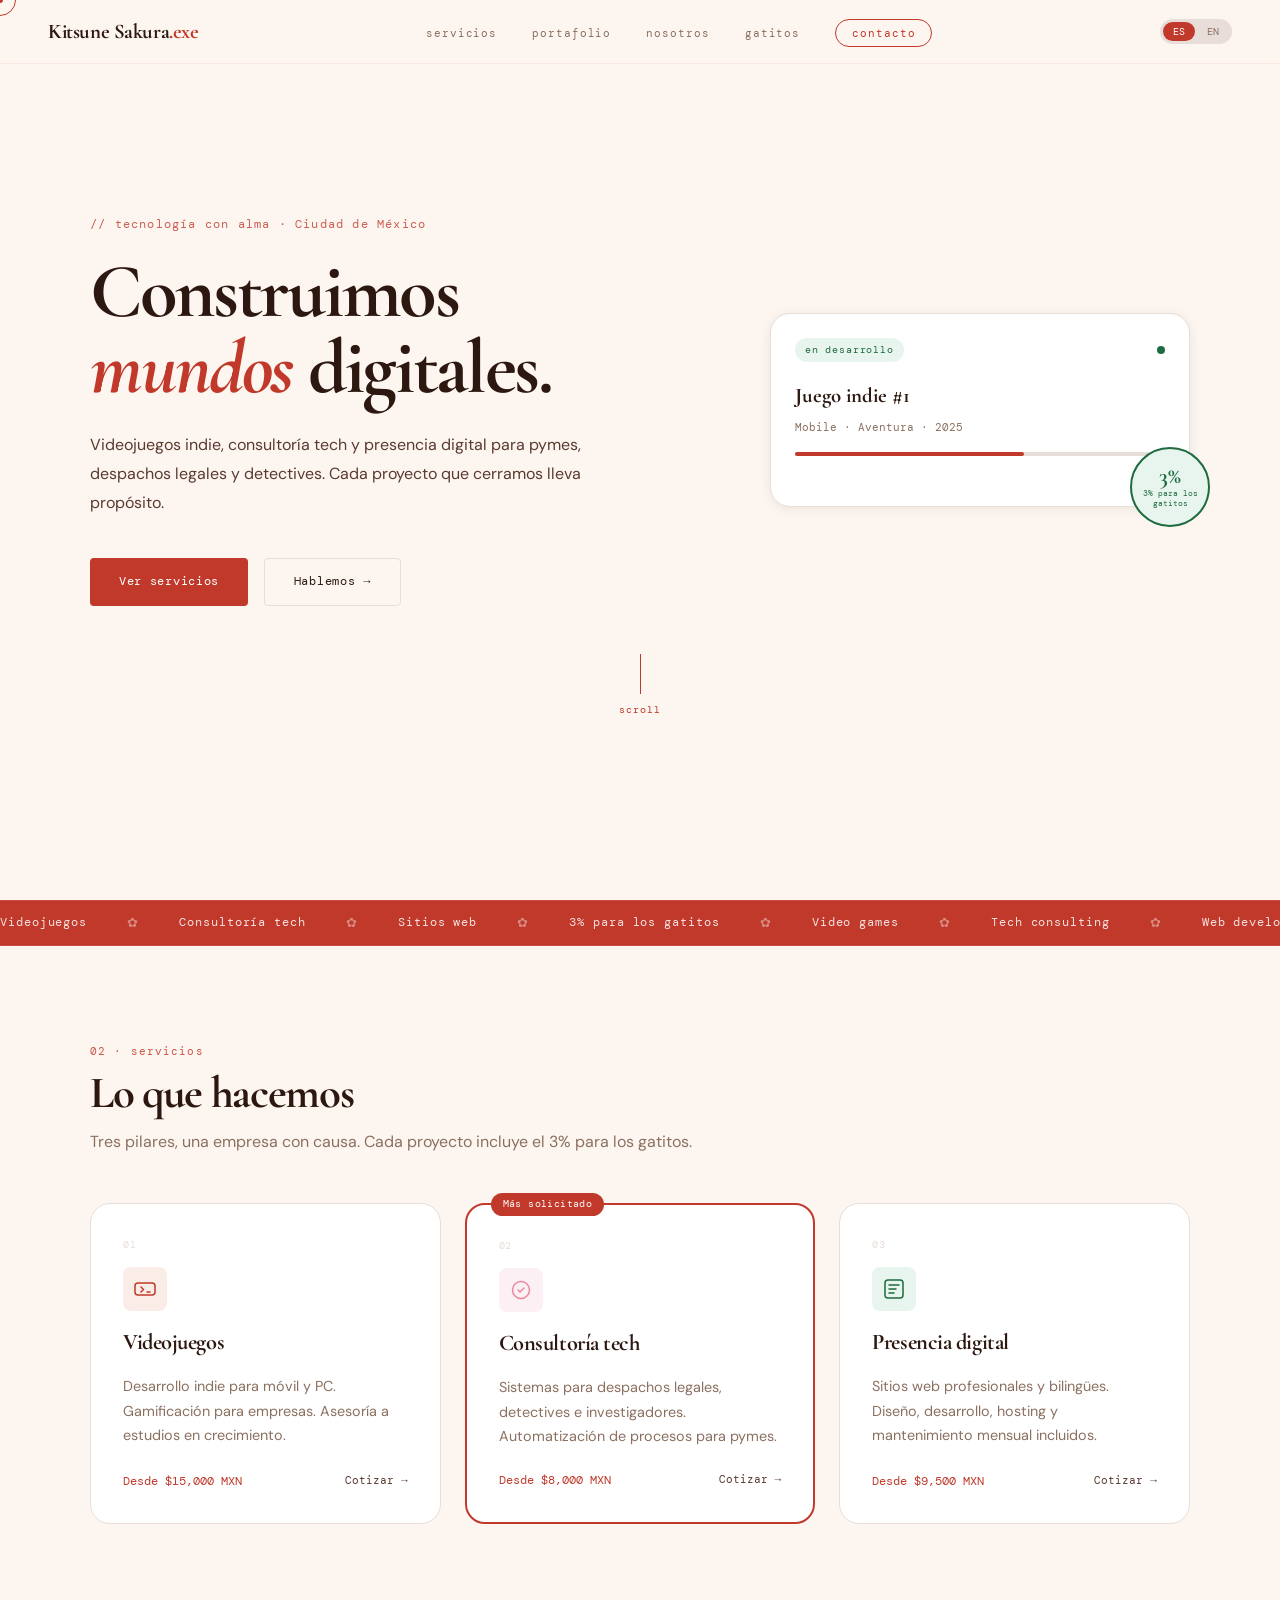
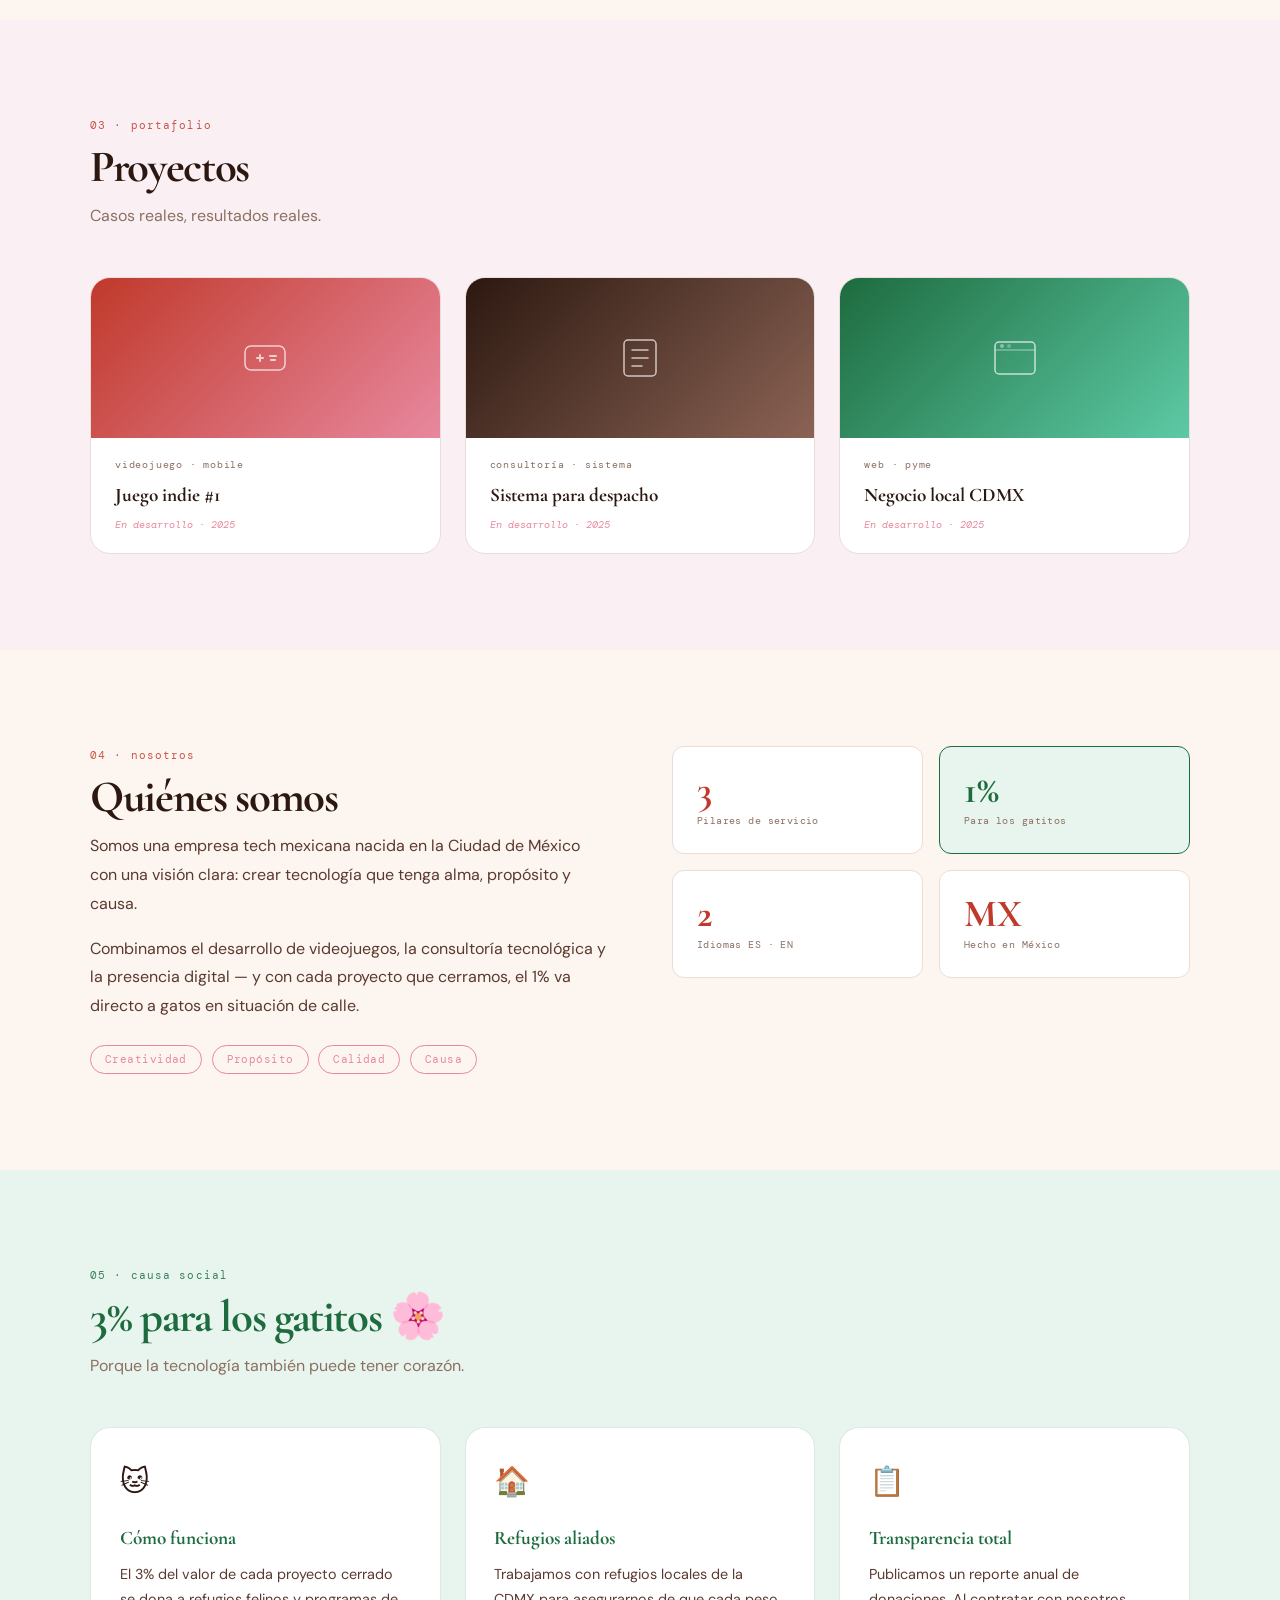
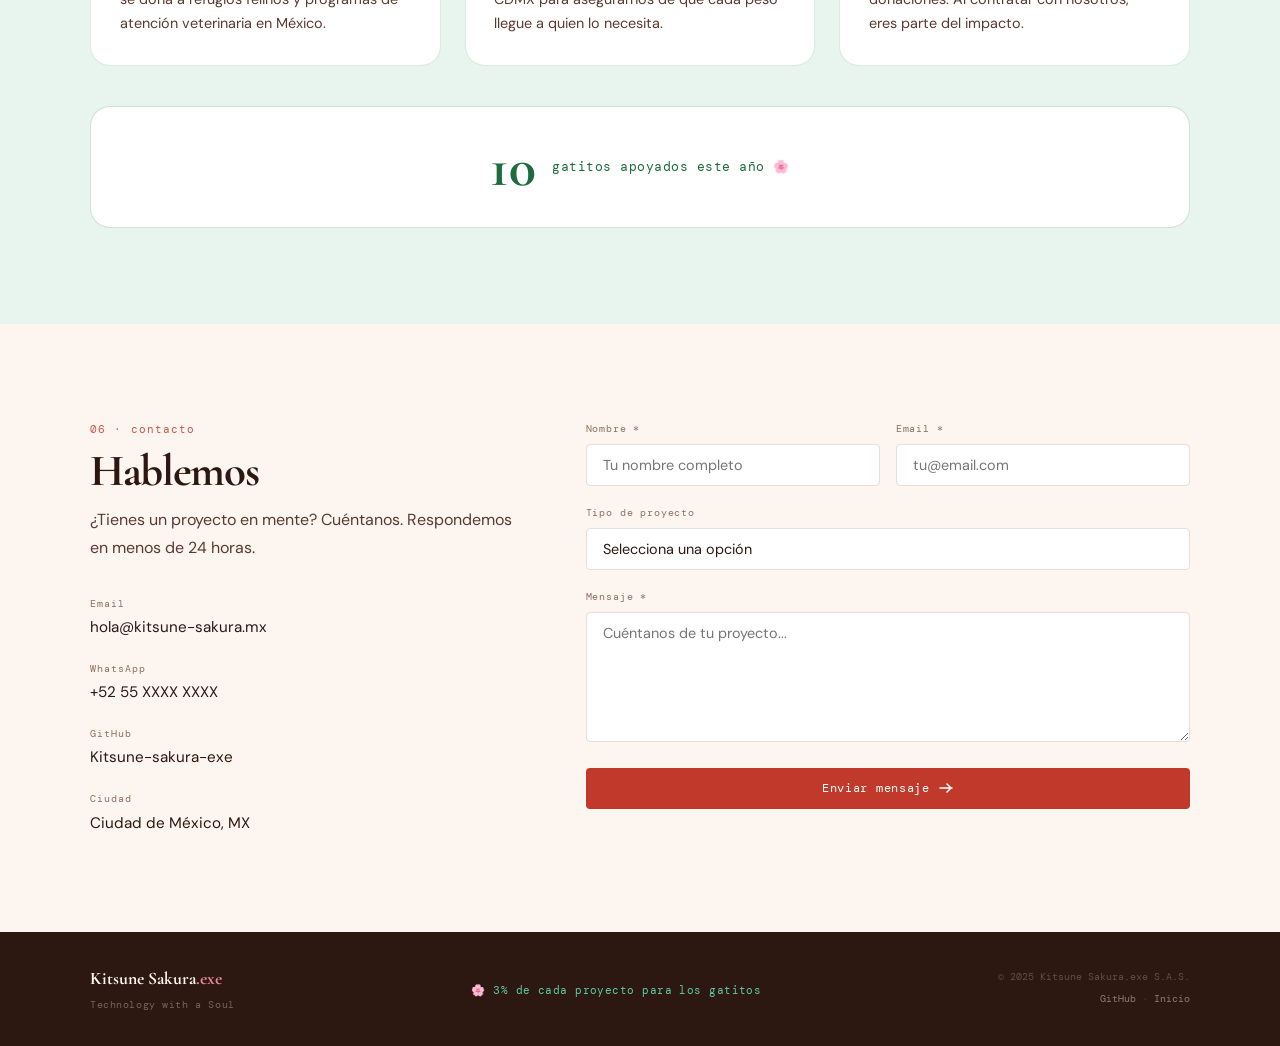
<file: index.html>
<!DOCTYPE html>
<html lang="es">
<head>
  <meta charset="UTF-8"/>
  <meta name="viewport" content="width=device-width, initial-scale=1.0"/>
  <meta name="description" content="Kitsune Sakura.exe — Tecnología con alma. Videojuegos indie, consultoría tech y sitios web para pymes, despachos y detectives en México."/>
  <meta name="keywords" content="desarrollo videojuegos México, consultoría tech CDMX, sitios web pymes, despacho legal software, Kitsune Sakura"/>
  <meta property="og:title" content="Kitsune Sakura.exe — Technology with a Soul"/>
  <meta property="og:description" content="Videojuegos, consultoría tech y soluciones digitales. Con causa: 3% para los gatitos."/>
  <meta property="og:type" content="website"/>
  <meta name="theme-color" content="#FDF6F0"/>
  <title>Kitsune Sakura.exe — Technology with a Soul</title>
  <link rel="preconnect" href="https://fonts.googleapis.com"/>
  <link rel="preconnect" href="https://fonts.gstatic.com" crossorigin/>
  <link href="https://fonts.googleapis.com/css2?family=Cormorant+Garamond:ital,wght@0,400;0,600;0,700;1,400;1,700&family=DM+Mono:wght@300;400;500&family=DM+Sans:ital,wght@0,300;0,400;0,500;1,300&display=swap" rel="stylesheet"/>
  <link rel="stylesheet" href="styles.css"/>
</head>
<body>

<!-- ── CURSOR PERSONALIZADO ── -->
<div class="cursor" id="cursor"></div>
<div class="cursor-dot" id="cursor-dot"></div>

<!-- ── NAV ── -->
<nav class="nav" id="nav">
  <a href="#inicio" class="nav-logo">
    Kitsune Sakura<span>.exe</span>
  </a>
  <ul class="nav-links">
    <li><a href="#servicios" class="nav-link" data-es="servicios" data-en="services">servicios</a></li>
    <li><a href="#portafolio" class="nav-link" data-es="portafolio" data-en="portfolio">portafolio</a></li>
    <li><a href="#nosotros" class="nav-link" data-es="nosotros" data-en="about">nosotros</a></li>
    <li><a href="#gatitos" class="nav-link" data-es="gatitos" data-en="cats">gatitos</a></li>
    <li><a href="#contacto" class="btn-nav" data-es="contacto" data-en="contact">contacto</a></li>
  </ul>
  <div class="nav-right">
    <div class="lang-switch">
      <button class="lang-btn active" id="btn-es" onclick="setLang('es')">ES</button>
      <button class="lang-btn" id="btn-en" onclick="setLang('en')">EN</button>
    </div>
    <button class="burger" id="burger" aria-label="Menú">
      <span></span><span></span>
    </button>
  </div>
</nav>

<!-- ── DRAWER MOBILE ── -->
<div class="drawer" id="drawer">
  <a href="#servicios" class="drawer-link" onclick="closeDrawer()" data-es="Servicios" data-en="Services">Servicios</a>
  <a href="#portafolio" class="drawer-link" onclick="closeDrawer()" data-es="Portafolio" data-en="Portfolio">Portafolio</a>
  <a href="#nosotros" class="drawer-link" onclick="closeDrawer()" data-es="Nosotros" data-en="About">Nosotros</a>
  <a href="#gatitos" class="drawer-link" onclick="closeDrawer()" data-es="Gatitos" data-en="Cats">Gatitos</a>
  <a href="#contacto" class="drawer-link" onclick="closeDrawer()" data-es="Contacto" data-en="Contact">Contacto</a>
</div>
<div class="drawer-overlay" id="drawer-overlay" onclick="closeDrawer()"></div>

<!-- ── HERO ── -->
<section class="hero" id="inicio">
  <!-- Sakura petals decorativos -->
  <div class="petals" aria-hidden="true">
    <div class="petal" style="--x:10%;--d:0s;--s:1.2"></div>
    <div class="petal" style="--x:25%;--d:1.2s;--s:0.8"></div>
    <div class="petal" style="--x:45%;--d:0.4s;--s:1"></div>
    <div class="petal" style="--x:65%;--d:2s;--s:0.7"></div>
    <div class="petal" style="--x:80%;--d:0.8s;--s:1.1"></div>
    <div class="petal" style="--x:90%;--d:1.6s;--s:0.9"></div>
  </div>

  <div class="hero-inner">
    <div class="hero-text reveal">
      <p class="eyebrow" data-es="// tecnología con alma · Ciudad de México" data-en="// technology with a soul · Mexico City">// tecnología con alma · Ciudad de México</p>
      <h1 class="hero-heading">
        <span class="line-a" data-es="Construimos" data-en="We build">Construimos</span>
        <span class="line-b">
          <em data-es="mundos" data-en="digital">mundos</em>
          <span class="line-b-rest" data-es=" digitales." data-en=" worlds."> digitales.</span>
        </span>
      </h1>
      <p class="hero-body" data-es="Videojuegos indie, consultoría tech y presencia digital para pymes, despachos legales y detectives. Cada proyecto que cerramos lleva propósito." data-en="Indie video games, tech consulting and digital presence for SMEs, law firms and investigators. Every project we close carries purpose.">
        Videojuegos indie, consultoría tech y presencia digital para pymes, despachos legales y detectives. Cada proyecto que cerramos lleva propósito.
      </p>
      <div class="hero-actions">
        <a href="#servicios" class="btn-primary" data-es="Ver servicios" data-en="See services">Ver servicios</a>
        <a href="#contacto" class="btn-outline" data-es="Hablemos →" data-en="Let's talk →">Hablemos →</a>
      </div>
    </div>

    <div class="hero-visual reveal" style="--delay:.3s">
      <div class="hero-card">
        <div class="hero-card-top">
          <span class="hc-label" data-es="en desarrollo" data-en="in development">en desarrollo</span>
          <span class="hc-dot"></span>
        </div>
        <p class="hc-title">Juego indie #1</p>
        <p class="hc-sub" data-es="Mobile · Aventura · 2025" data-en="Mobile · Adventure · 2025">Mobile · Aventura · 2025</p>
        <div class="hc-bar"><div class="hc-bar-fill" style="width:62%"></div></div>
        <p class="hc-pct">62%</p>
      </div>
      <div class="hero-badge-circle">
        <span class="hbc-num">3%</span>
        <span class="hbc-text" data-es="3% para los gatitos" data-en="3% for the cats">3% para los gatitos</span>
      </div>
    </div>
  </div>

  <div class="hero-scroll reveal" style="--delay:.6s">
    <span class="scroll-line"></span>
    <span class="scroll-label" data-es="scroll" data-en="scroll">scroll</span>
  </div>
</section>

<!-- ── TICKER ── -->
<div class="ticker" aria-hidden="true">
  <div class="ticker-track">
    <span>Videojuegos</span><span class="sep">✿</span>
    <span>Consultoría tech</span><span class="sep">✿</span>
    <span>Sitios web</span><span class="sep">✿</span>
    <span>3% para los gatitos</span><span class="sep">✿</span>
    <span>Video games</span><span class="sep">✿</span>
    <span>Tech consulting</span><span class="sep">✿</span>
    <span>Web development</span><span class="sep">✿</span>
    <span>3% for the cats</span><span class="sep">✿</span>
    <span>Videojuegos</span><span class="sep">✿</span>
    <span>Consultoría tech</span><span class="sep">✿</span>
    <span>Sitios web</span><span class="sep">✿</span>
    <span>3% para los gatitos</span><span class="sep">✿</span>
    <span>Video games</span><span class="sep">✿</span>
    <span>Tech consulting</span><span class="sep">✿</span>
    <span>Web development</span><span class="sep">✿</span>
    <span>3% for the cats</span><span class="sep">✿</span>
  </div>
</div>

<!-- ── SERVICIOS ── -->
<section class="section" id="servicios">
  <div class="container">
    <div class="section-head reveal">
      <p class="tag" data-es="02 · servicios" data-en="02 · services">02 · servicios</p>
      <h2 data-es="Lo que hacemos" data-en="What we do">Lo que hacemos</h2>
      <p class="section-desc" data-es="Tres pilares, una empresa con causa. Cada proyecto incluye el 3% para los gatitos." data-en="Three pillars, one company with cause. Every project includes 3% for the cats.">Tres pilares, una empresa con causa. Cada proyecto incluye el 3% para los gatitos.</p>
    </div>

    <div class="services-grid">
      <article class="svc reveal" style="--delay:.1s">
        <div class="svc-num">01</div>
        <div class="svc-icon-wrap red">
          <svg width="22" height="22" viewBox="0 0 22 22" fill="none"><rect x="1" y="5" width="20" height="12" rx="3" stroke="currentColor" stroke-width="1.5"/><path d="M7 9l2.5 2.5L7 14M13 14h3" stroke="currentColor" stroke-width="1.5" stroke-linecap="round" stroke-linejoin="round"/></svg>
        </div>
        <h3 data-es="Videojuegos" data-en="Video games">Videojuegos</h3>
        <p data-es="Desarrollo indie para móvil y PC. Gamificación para empresas. Asesoría a estudios en crecimiento." data-en="Indie development for mobile and PC. Gamification for businesses. Advice to growing studios.">Desarrollo indie para móvil y PC. Gamificación para empresas. Asesoría a estudios en crecimiento.</p>
        <div class="svc-footer">
          <span class="svc-price" data-es="Desde $15,000 MXN" data-en="From $15,000 MXN">Desde $15,000 MXN</span>
          <a href="#contacto" class="svc-cta" data-es="Cotizar →" data-en="Quote →">Cotizar →</a>
        </div>
      </article>

      <article class="svc svc-featured reveal" style="--delay:.2s">
        <div class="svc-badge" data-es="Más solicitado" data-en="Most requested">Más solicitado</div>
        <div class="svc-num">02</div>
        <div class="svc-icon-wrap pink">
          <svg width="22" height="22" viewBox="0 0 22 22" fill="none"><circle cx="11" cy="11" r="8.5" stroke="currentColor" stroke-width="1.5"/><path d="M8 11l2 2 4-4" stroke="currentColor" stroke-width="1.5" stroke-linecap="round" stroke-linejoin="round"/></svg>
        </div>
        <h3 data-es="Consultoría tech" data-en="Tech consulting">Consultoría tech</h3>
        <p data-es="Sistemas para despachos legales, detectives e investigadores. Automatización de procesos para pymes." data-en="Systems for law firms, detectives and investigators. Process automation for SMEs.">Sistemas para despachos legales, detectives e investigadores. Automatización de procesos para pymes.</p>
        <div class="svc-footer">
          <span class="svc-price" data-es="Desde $8,000 MXN" data-en="From $8,000 MXN">Desde $8,000 MXN</span>
          <a href="#contacto" class="svc-cta" data-es="Cotizar →" data-en="Quote →">Cotizar →</a>
        </div>
      </article>

      <article class="svc reveal" style="--delay:.3s">
        <div class="svc-num">03</div>
        <div class="svc-icon-wrap green">
          <svg width="22" height="22" viewBox="0 0 22 22" fill="none"><rect x="2" y="2" width="18" height="18" rx="3" stroke="currentColor" stroke-width="1.5"/><path d="M6 7h10M6 11h7M6 15h5" stroke="currentColor" stroke-width="1.5" stroke-linecap="round"/></svg>
        </div>
        <h3 data-es="Presencia digital" data-en="Digital presence">Presencia digital</h3>
        <p data-es="Sitios web profesionales y bilingües. Diseño, desarrollo, hosting y mantenimiento mensual incluidos." data-en="Professional and bilingual websites. Design, development, hosting and monthly maintenance included.">Sitios web profesionales y bilingües. Diseño, desarrollo, hosting y mantenimiento mensual incluidos.</p>
        <div class="svc-footer">
          <span class="svc-price" data-es="Desde $9,500 MXN" data-en="From $9,500 MXN">Desde $9,500 MXN</span>
          <a href="#contacto" class="svc-cta" data-es="Cotizar →" data-en="Quote →">Cotizar →</a>
        </div>
      </article>
    </div>
  </div>
</section>

<!-- ── PORTAFOLIO ── -->
<section class="section section-alt" id="portafolio">
  <div class="container">
    <div class="section-head reveal">
      <p class="tag" data-es="03 · portafolio" data-en="03 · portfolio">03 · portafolio</p>
      <h2 data-es="Proyectos" data-en="Projects">Proyectos</h2>
      <p class="section-desc" data-es="Casos reales, resultados reales." data-en="Real cases, real results.">Casos reales, resultados reales.</p>
    </div>
    <div class="portfolio-grid">
      <div class="port-item reveal" style="--delay:.1s">
        <div class="port-thumb" style="background:linear-gradient(135deg,#C0392B 0%,#E8889E 100%)">
          <svg width="48" height="48" viewBox="0 0 48 48" fill="none" opacity=".7"><rect x="4" y="12" width="40" height="24" rx="6" stroke="white" stroke-width="1.5"/><path d="M16 24h6M19 21v6M29 22h6M30 26h4" stroke="white" stroke-width="2" stroke-linecap="round"/></svg>
        </div>
        <div class="port-info">
          <p class="port-cat" data-es="videojuego · mobile" data-en="video game · mobile">videojuego · mobile</p>
          <h3 class="port-name" data-es="Juego indie #1" data-en="Indie game #1">Juego indie #1</h3>
          <p class="port-status coming" data-es="En desarrollo · 2025" data-en="In development · 2025">En desarrollo · 2025</p>
        </div>
      </div>
      <div class="port-item reveal" style="--delay:.2s">
        <div class="port-thumb" style="background:linear-gradient(135deg,#2C1810 0%,#8B6355 100%)">
          <svg width="48" height="48" viewBox="0 0 48 48" fill="none" opacity=".7"><rect x="8" y="6" width="32" height="36" rx="4" stroke="white" stroke-width="1.5"/><path d="M16 16h16M16 24h16M16 32h10" stroke="white" stroke-width="1.5" stroke-linecap="round"/></svg>
        </div>
        <div class="port-info">
          <p class="port-cat" data-es="consultoría · sistema" data-en="consulting · system">consultoría · sistema</p>
          <h3 class="port-name" data-es="Sistema para despacho" data-en="Law firm system">Sistema para despacho</h3>
          <p class="port-status coming" data-es="En desarrollo · 2025" data-en="In development · 2025">En desarrollo · 2025</p>
        </div>
      </div>
      <div class="port-item reveal" style="--delay:.3s">
        <div class="port-thumb" style="background:linear-gradient(135deg,#1D6B3E 0%,#5DCAA5 100%)">
          <svg width="48" height="48" viewBox="0 0 48 48" fill="none" opacity=".7"><rect x="4" y="8" width="40" height="32" rx="4" stroke="white" stroke-width="1.5"/><path d="M4 16h40" stroke="white" stroke-width="1.5" opacity=".5"/><circle cx="11" cy="12" r="2" fill="white" opacity=".6"/><circle cx="18" cy="12" r="2" fill="white" opacity=".4"/></svg>
        </div>
        <div class="port-info">
          <p class="port-cat" data-es="web · pyme" data-en="web · SME">web · pyme</p>
          <h3 class="port-name" data-es="Negocio local CDMX" data-en="Local business CDMX">Negocio local CDMX</h3>
          <p class="port-status coming" data-es="En desarrollo · 2025" data-en="In development · 2025">En desarrollo · 2025</p>
        </div>
      </div>
    </div>
  </div>
</section>

<!-- ── NOSOTROS ── -->
<section class="section" id="nosotros">
  <div class="container">
    <div class="about-layout">
      <div class="about-left reveal">
        <p class="tag" data-es="04 · nosotros" data-en="04 · about">04 · nosotros</p>
        <h2 data-es="Quiénes somos" data-en="Who we are">Quiénes somos</h2>
        <p class="about-body" data-es="Somos una empresa tech mexicana nacida en la Ciudad de México con una visión clara: crear tecnología que tenga alma, propósito y causa." data-en="We are a Mexican tech company born in Mexico City with a clear vision: to create technology that has soul, purpose and cause.">Somos una empresa tech mexicana nacida en la Ciudad de México con una visión clara: crear tecnología que tenga alma, propósito y causa.</p>
        <p class="about-body" data-es="Combinamos el desarrollo de videojuegos, la consultoría tecnológica y la presencia digital — y con cada proyecto que cerramos, el 1% va directo a gatos en situación de calle." data-en="We combine video game development, tech consulting and digital presence — and with every project we close, 1% goes directly to stray cats.">Combinamos el desarrollo de videojuegos, la consultoría tecnológica y la presencia digital — y con cada proyecto que cerramos, el 1% va directo a gatos en situación de calle.</p>
        <div class="values">
          <span class="value" data-es="Creatividad" data-en="Creativity">Creatividad</span>
          <span class="value" data-es="Propósito" data-en="Purpose">Propósito</span>
          <span class="value" data-es="Calidad" data-en="Quality">Calidad</span>
          <span class="value" data-es="Causa" data-en="Cause">Causa</span>
        </div>
      </div>
      <div class="about-right reveal" style="--delay:.2s">
        <div class="stat-grid">
          <div class="stat"><span class="stat-n">3</span><span class="stat-l" data-es="Pilares de servicio" data-en="Service pillars">Pilares de servicio</span></div>
          <div class="stat accent"><span class="stat-n">1%</span><span class="stat-l" data-es="Para los gatitos" data-en="For the cats">Para los gatitos</span></div>
          <div class="stat"><span class="stat-n">2</span><span class="stat-l" data-es="Idiomas ES · EN" data-en="Languages ES · EN">Idiomas ES · EN</span></div>
          <div class="stat"><span class="stat-n">MX</span><span class="stat-l" data-es="Hecho en México" data-en="Made in Mexico">Hecho en México</span></div>
        </div>
      </div>
    </div>
  </div>
</section>

<!-- ── GATITOS ── -->
<section class="section section-cats" id="gatitos">
  <div class="container">
    <div class="section-head reveal">
      <p class="tag tag-green" data-es="05 · causa social" data-en="05 · social cause">05 · causa social</p>
      <h2 class="cats-heading" data-es="3% para los gatitos 🌸" data-en="3% for the cats 🌸">3% para los gatitos 🌸</h2>
      <p class="section-desc" data-es="Porque la tecnología también puede tener corazón." data-en="Because technology can also have heart.">Porque la tecnología también puede tener corazón.</p>
    </div>
    <div class="cats-grid">
      <div class="cat-card reveal" style="--delay:.1s">
        <span class="cat-icon-big">🐱</span>
        <h3 data-es="Cómo funciona" data-en="How it works">Cómo funciona</h3>
        <p data-es="El 3% del valor de cada proyecto cerrado se dona a refugios felinos y programas de atención veterinaria en México." data-en="3% of the value of every closed project is donated to cat shelters and veterinary programs in Mexico.">El 3% del valor de cada proyecto cerrado se dona a refugios felinos y programas de atención veterinaria en México.</p>
      </div>
      <div class="cat-card reveal" style="--delay:.2s">
        <span class="cat-icon-big">🏠</span>
        <h3 data-es="Refugios aliados" data-en="Partner shelters">Refugios aliados</h3>
        <p data-es="Trabajamos con refugios locales de la CDMX para asegurarnos de que cada peso llegue a quien lo necesita." data-en="We work with local CDMX shelters to make sure every peso reaches those who need it.">Trabajamos con refugios locales de la CDMX para asegurarnos de que cada peso llegue a quien lo necesita.</p>
      </div>
      <div class="cat-card reveal" style="--delay:.3s">
        <span class="cat-icon-big">📋</span>
        <h3 data-es="Transparencia total" data-en="Full transparency">Transparencia total</h3>
        <p data-es="Publicamos un reporte anual de donaciones. Al contratar con nosotros, eres parte del impacto." data-en="We publish an annual donations report. When you hire us, you are part of the impact.">Publicamos un reporte anual de donaciones. Al contratar con nosotros, eres parte del impacto.</p>
      </div>
    </div>
    <div class="cats-counter reveal" style="--delay:.4s">
      <span class="counter-num" id="counter">0</span>
      <span class="counter-label" data-es="gatitos apoyados este año 🌸" data-en="cats supported this year 🌸">gatitos apoyados este año 🌸</span>
    </div>
  </div>
</section>

<!-- ── CONTACTO ── -->
<section class="section" id="contacto">
  <div class="container">
    <div class="contact-layout">
      <div class="contact-left reveal">
        <p class="tag" data-es="06 · contacto" data-en="06 · contact">06 · contacto</p>
        <h2 data-es="Hablemos" data-en="Let's talk">Hablemos</h2>
        <p class="about-body" data-es="¿Tienes un proyecto en mente? Cuéntanos. Respondemos en menos de 24 horas." data-en="Got a project in mind? Tell us. We respond in less than 24 hours.">¿Tienes un proyecto en mente? Cuéntanos. Respondemos en menos de 24 horas.</p>
        <div class="contact-items">
          <div class="c-item">
            <span class="c-lbl">Email</span>
            <a href="mailto:hola@kitsune-sakura.mx" class="c-val">hola@kitsune-sakura.mx</a>
          </div>
          <div class="c-item">
            <span class="c-lbl">WhatsApp</span>
            <a href="https://wa.me/5255XXXXXXXX" class="c-val">+52 55 XXXX XXXX</a>
          </div>
          <div class="c-item">
            <span class="c-lbl">GitHub</span>
            <a href="https://github.com/Kitsune-sakura-exe" target="_blank" rel="noopener" class="c-val">Kitsune-sakura-exe</a>
          </div>
          <div class="c-item">
            <span class="c-lbl" data-es="Ciudad" data-en="City">Ciudad</span>
            <span class="c-val" data-es="Ciudad de México, MX" data-en="Mexico City, MX">Ciudad de México, MX</span>
          </div>
        </div>
      </div>
      <form class="contact-form reveal" id="contact-form" onsubmit="handleSubmit(event)" style="--delay:.2s">
        <div class="form-row">
          <div class="form-group">
            <label class="form-label" data-es="Nombre *" data-en="Name *">Nombre *</label>
            <input type="text" id="f-name" class="form-input" required/>
          </div>
          <div class="form-group">
            <label class="form-label">Email *</label>
            <input type="email" id="f-email" class="form-input" required/>
          </div>
        </div>
        <div class="form-group">
          <label class="form-label" data-es="Tipo de proyecto" data-en="Project type">Tipo de proyecto</label>
          <select id="f-type" class="form-input form-select">
            <option value="" data-es="Selecciona una opción" data-en="Select an option">Selecciona una opción</option>
            <option value="game" data-es="Videojuego" data-en="Video game">Videojuego</option>
            <option value="consulting" data-es="Consultoría tech" data-en="Tech consulting">Consultoría tech</option>
            <option value="web" data-es="Sitio web" data-en="Website">Sitio web</option>
            <option value="other" data-es="Otro" data-en="Other">Otro</option>
          </select>
        </div>
        <div class="form-group">
          <label class="form-label" data-es="Mensaje *" data-en="Message *">Mensaje *</label>
          <textarea id="f-msg" class="form-input form-textarea" required></textarea>
        </div>
        <button type="submit" class="btn-primary btn-block" id="submit-btn">
          <span id="btn-label" data-es="Enviar mensaje" data-en="Send message">Enviar mensaje</span>
          <svg width="16" height="16" viewBox="0 0 16 16" fill="none"><path d="M2 8h12M9 4l4 4-4 4" stroke="currentColor" stroke-width="1.5" stroke-linecap="round" stroke-linejoin="round"/></svg>
        </button>
        <p class="form-success" id="form-ok" data-es="✿ Mensaje enviado — te contactamos en menos de 24 hrs." data-en="✿ Message sent — we'll contact you within 24 hrs."></p>
      </form>
    </div>
  </div>
</section>

<!-- ── FOOTER ── -->
<footer class="footer">
  <div class="footer-inner">
    <div class="footer-brand">
      <span class="footer-logo">Kitsune Sakura<span>.exe</span></span>
      <span class="footer-tag" data-es="Technology with a Soul" data-en="Technology with a Soul">Technology with a Soul</span>
    </div>
    <div class="footer-mid">
      <span class="footer-cause">🌸 <span data-es="3% de cada proyecto para los gatitos" data-en="3% of every project for the cats">3% de cada proyecto para los gatitos</span></span>
    </div>
    <div class="footer-right">
      <span class="footer-copy">© 2025 Kitsune Sakura.exe S.A.S.</span>
      <div class="footer-links">
        <a href="https://github.com/Kitsune-sakura-exe" target="_blank" rel="noopener" class="footer-link">GitHub</a>
        <span class="footer-sep">·</span>
        <a href="#inicio" class="footer-link" data-es="Inicio" data-en="Top">Inicio</a>
      </div>
    </div>
  </div>
</footer>

<script src="main.js"></script>
</body>
</html>
</file>
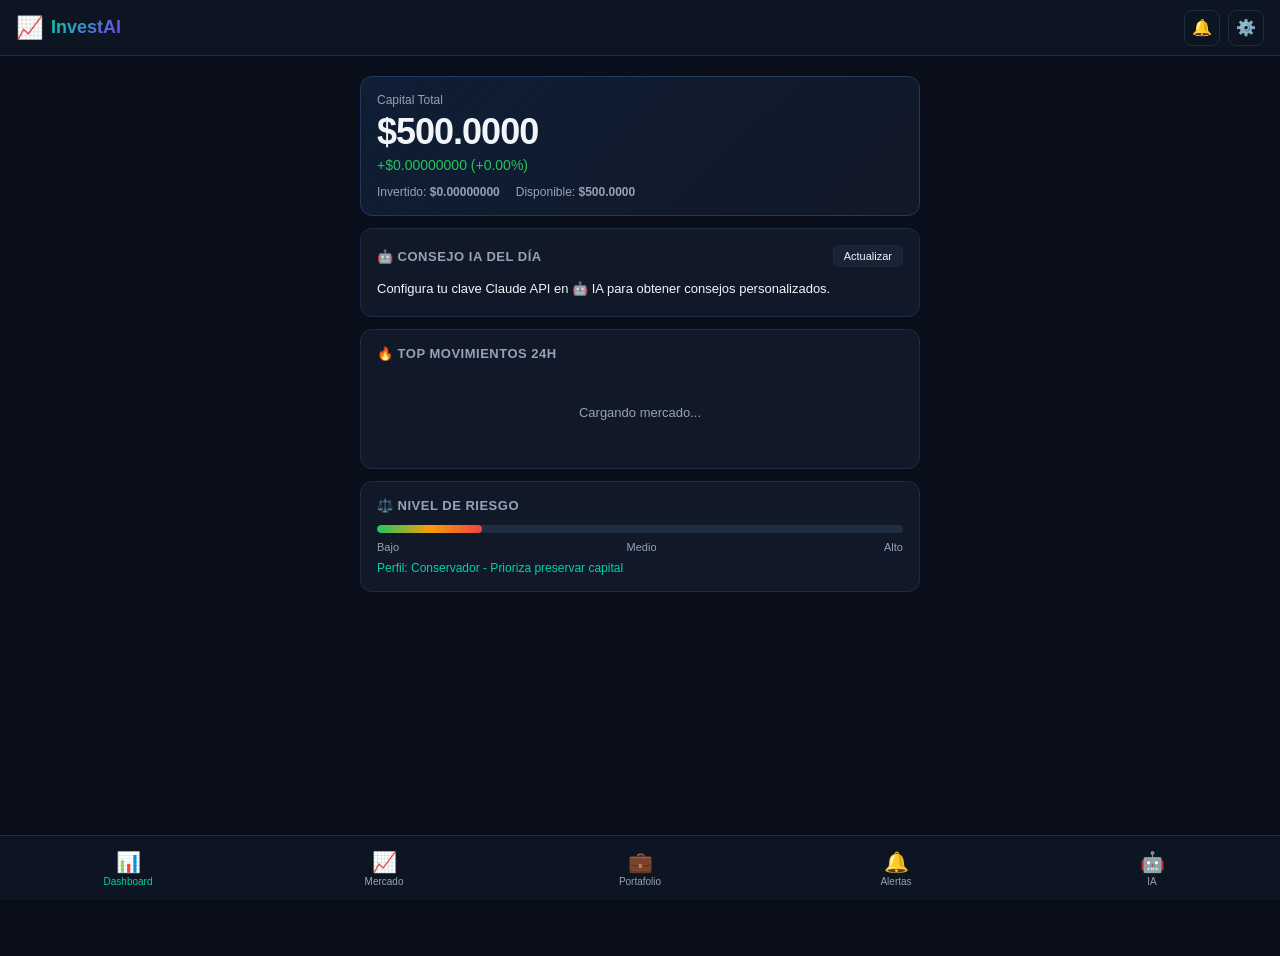
<file: invest/index.html>
<!DOCTYPE html>
<html lang="es">
<head>
  <meta charset="UTF-8">
  <meta name="viewport" content="width=device-width, initial-scale=1.0, viewport-fit=cover">
  <meta name="theme-color" content="#00d4aa">
  <meta name="mobile-web-app-capable" content="yes">
  <meta name="apple-mobile-web-app-capable" content="yes">
  <meta name="apple-mobile-web-app-status-bar-style" content="black-translucent">
  <meta name="apple-mobile-web-app-title" content="InvestAI">
  <meta name="description" content="Asistente inteligente de inversiones - cripto y acciones">
  <title>InvestAI</title>
  <link rel="manifest" href="manifest.json">
  <link rel="icon" href="icon.svg" type="image/svg+xml">
  <link rel="apple-touch-icon" href="icon.svg">
  <link rel="stylesheet" href="styles.css">
</head>
<body>

<header class="app-header">
  <div class="header-brand">
    <span class="logo">📈</span>
    <h1>InvestAI</h1>
  </div>
  <div class="header-actions">
    <button id="notif-btn" class="icon-btn" title="Activar notificaciones">🔔</button>
    <button id="settings-btn" class="icon-btn" title="Configuración">⚙️</button>
  </div>
</header>

<main class="app-main">

  <!-- TAB: DASHBOARD -->
  <section class="tab-content active" id="tab-dashboard">
    <div class="card portfolio-card">
      <div class="card-label">Capital Total</div>
      <div class="portfolio-value" id="total-value">$0.00</div>
      <div class="portfolio-pnl" id="total-pnl">+$0.00 (0.00%)</div>
      <div class="portfolio-meta">
        <span>Invertido: <strong id="invested-amount">$0.00</strong></span>
        <span>Disponible: <strong id="available-amount">$0.00</strong></span>
      </div>
    </div>

    <div class="card ai-insight-card">
      <div class="card-header">
        <span>🤖 Consejo IA del día</span>
        <button id="refresh-insight" class="btn-small">Actualizar</button>
      </div>
      <div class="ai-insight-text" id="ai-insight">Configura tu clave Claude API en 🤖 IA para obtener consejos personalizados.</div>
    </div>

    <div class="card">
      <div class="card-header"><span>🔥 Top Movimientos 24h</span></div>
      <div id="top-movers"><div class="loading-spinner"></div></div>
    </div>

    <div class="card">
      <div class="card-header"><span>⚖️ Nivel de Riesgo</span></div>
      <div class="risk-bar"><div class="risk-fill" id="risk-fill" style="width: 20%"></div></div>
      <div class="risk-labels"><span>Bajo</span><span>Medio</span><span>Alto</span></div>
      <p class="risk-description" id="risk-desc">Perfil: Conservador — Prioriza preservar capital</p>
    </div>
  </section>

  <!-- TAB: MERCADO -->
  <section class="tab-content" id="tab-market">
    <div class="market-filter">
      <button class="filter-btn active" data-filter="crypto">Cripto</button>
      <button class="filter-btn" data-filter="stocks">Acciones</button>
    </div>
    <div id="market-list"><div class="loading-spinner"></div></div>
  </section>

  <!-- TAB: PORTAFOLIO -->
  <section class="tab-content" id="tab-portfolio">
    <button class="btn-primary btn-full" id="add-position-btn">+ Agregar Inversión</button>
    <div id="positions-list">
      <p class="empty-state">💼 No tienes inversiones aún. ¡Agrega tu primera posición!</p>
    </div>
  </section>

  <!-- TAB: ALERTAS -->
  <section class="tab-content" id="tab-alerts">
    <button class="btn-primary btn-full" id="add-alert-btn">+ Nueva Alerta de Precio</button>
    <div id="alerts-list">
      <p class="empty-state">🔔 No tienes alertas configuradas.</p>
    </div>
  </section>

  <!-- TAB: IA -->
  <section class="tab-content" id="tab-ai">
    <div class="card">
      <div class="card-header"><span>🔑 Claves API</span></div>
      <label class="setting-label">Claude API Key (para análisis IA)</label>
      <input type="password" id="claude-api-key" placeholder="sk-ant-api03-..." class="input-field">
      <label class="setting-label">Finnhub API Key (para precios de acciones — gratis en finnhub.io)</label>
      <input type="text" id="finnhub-api-key" placeholder="tu_token_finnhub" class="input-field">
      <button id="save-keys-btn" class="btn-primary btn-full">Guardar Claves</button>
      <p class="hint">🔒 Las claves se guardan únicamente en tu dispositivo (localStorage). Nunca se envían a ningún servidor nuestro.</p>
    </div>

    <div class="card">
      <div class="card-header">
        <span>🤖 Análisis de Mercado</span>
        <button id="get-analysis-btn" class="btn-small">Analizar ahora</button>
      </div>
      <div id="ai-analysis-output" class="ai-output">Presiona &ldquo;Analizar ahora&rdquo; para obtener recomendaciones personalizadas basadas en el mercado actual y tu portafolio.</div>
    </div>

    <div class="card">
      <div class="card-header"><span>📚 Historial de Decisiones</span></div>
      <div id="decisions-history"><p class="empty-state">Aún no hay decisiones registradas.</p></div>
    </div>
  </section>

</main>

<nav class="bottom-nav">
  <button class="nav-btn active" data-tab="dashboard"><span class="nav-icon">📊</span><span class="nav-label">Dashboard</span></button>
  <button class="nav-btn" data-tab="market"><span class="nav-icon">📈</span><span class="nav-label">Mercado</span></button>
  <button class="nav-btn" data-tab="portfolio"><span class="nav-icon">💼</span><span class="nav-label">Portafolio</span></button>
  <button class="nav-btn" data-tab="alerts"><span class="nav-icon">🔔</span><span class="nav-label">Alertas</span></button>
  <button class="nav-btn" data-tab="ai"><span class="nav-icon">🤖</span><span class="nav-label">IA</span></button>
</nav>

<!-- MODAL: Agregar Posición -->
<div class="modal-overlay" id="modal-position">
  <div class="modal">
    <div class="modal-header">
      <h3>Agregar Inversión</h3>
      <button class="modal-close" data-modal="modal-position">✕</button>
    </div>
    <div class="modal-body">
      <label class="setting-label">Tipo de activo</label>
      <select id="pos-asset-type" class="input-field">
        <option value="crypto">Criptomoneda</option>
        <option value="stock">Acción / ETF</option>
      </select>
      <label class="setting-label">Símbolo</label>
      <input type="text" id="pos-symbol" placeholder="Ej: BTC, ETH, AAPL, SPY" class="input-field">
      <label class="setting-label">Cantidad</label>
      <input type="number" id="pos-amount" placeholder="Ej: 0.001" class="input-field" step="any" min="0">
      <label class="setting-label">Precio de compra (USD)</label>
      <input type="number" id="pos-buy-price" placeholder="Ej: 42000" class="input-field" step="any" min="0">
      <label class="setting-label">Fecha de compra</label>
      <input type="date" id="pos-date" class="input-field">
      <button id="save-position-btn" class="btn-primary btn-full">Guardar Posición</button>
    </div>
  </div>
</div>

<!-- MODAL: Nueva Alerta -->
<div class="modal-overlay" id="modal-alert">
  <div class="modal">
    <div class="modal-header">
      <h3>Nueva Alerta de Precio</h3>
      <button class="modal-close" data-modal="modal-alert">✕</button>
    </div>
    <div class="modal-body">
      <label class="setting-label">Tipo de activo</label>
      <select id="alert-asset-type" class="input-field">
        <option value="crypto">Criptomoneda</option>
        <option value="stock">Acción / ETF</option>
      </select>
      <label class="setting-label">Símbolo</label>
      <input type="text" id="alert-symbol" placeholder="Ej: BTC, ETH, AAPL" class="input-field">
      <label class="setting-label">Condición</label>
      <select id="alert-condition" class="input-field">
        <option value="above">Precio sube a...</option>
        <option value="below">Precio baja a...</option>
      </select>
      <label class="setting-label">Precio objetivo (USD)</label>
      <input type="number" id="alert-price" placeholder="Ej: 50000" class="input-field" step="any" min="0">
      <button id="save-alert-btn" class="btn-primary btn-full">Activar Alerta</button>
    </div>
  </div>
</div>

<!-- MODAL: Configuración -->
<div class="modal-overlay" id="modal-settings">
  <div class="modal">
    <div class="modal-header">
      <h3>⚙️ Configuración</h3>
      <button class="modal-close" data-modal="modal-settings">✕</button>
    </div>
    <div class="modal-body">
      <label class="setting-label">Capital inicial disponible (USD)</label>
      <input type="number" id="initial-capital" placeholder="500" class="input-field" min="1">
      <label class="setting-label">Perfil de riesgo</label>
      <select id="risk-profile" class="input-field">
        <option value="conservative">Conservador — Preservar capital</option>
        <option value="moderate">Moderado — Balance riesgo/ganancia</option>
        <option value="aggressive">Agresivo — Máximas ganancias</option>
      </select>
      <label class="setting-label">Actualizar precios cada</label>
      <select id="refresh-interval" class="input-field">
        <option value="60000">1 minuto</option>
        <option value="300000">5 minutos</option>
        <option value="600000">10 minutos</option>
      </select>
      <button id="save-settings-btn" class="btn-primary btn-full">Guardar</button>
      <button id="export-data-btn" class="btn-secondary btn-full">Exportar Datos JSON</button>
      <button id="clear-data-btn" class="btn-danger btn-full" style="margin-top:8px">Eliminar Todos los Datos</button>
    </div>
  </div>
</div>

<script src="app.js"></script>
</body>
</html>
</file>
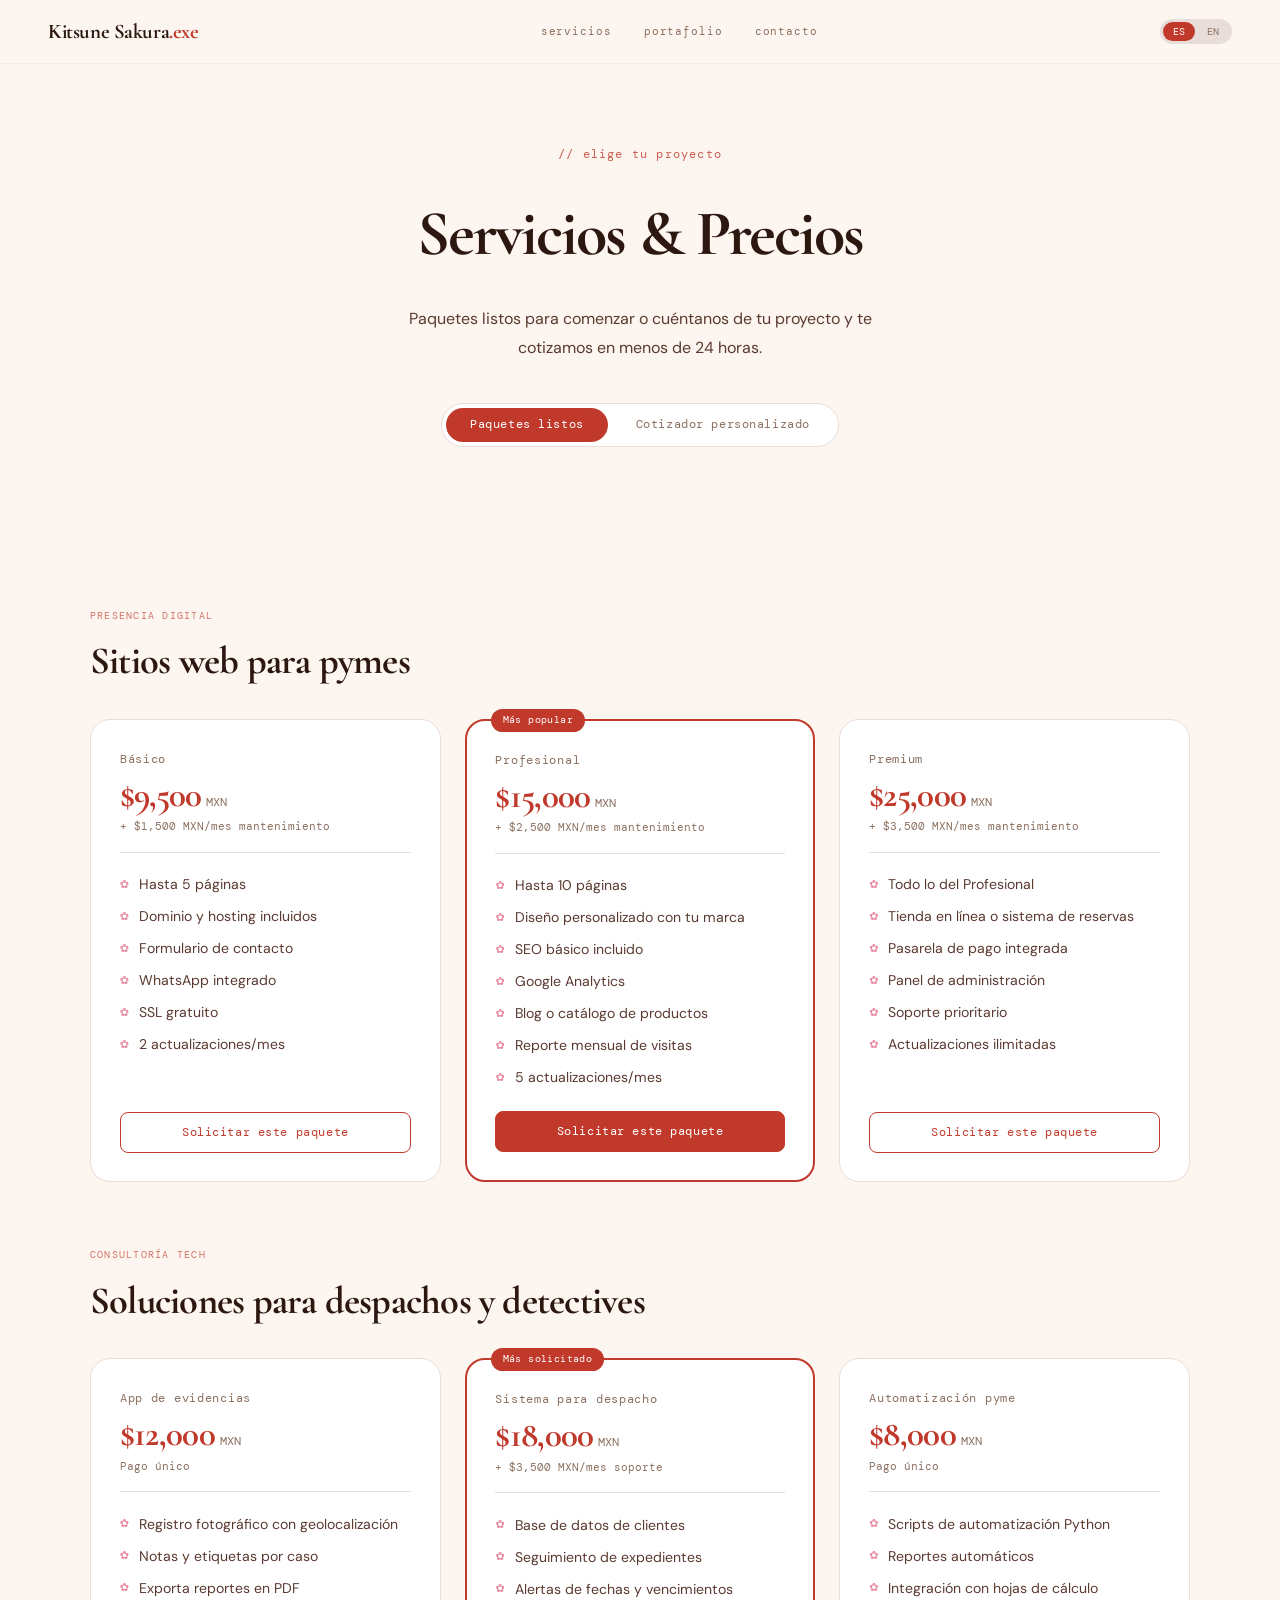
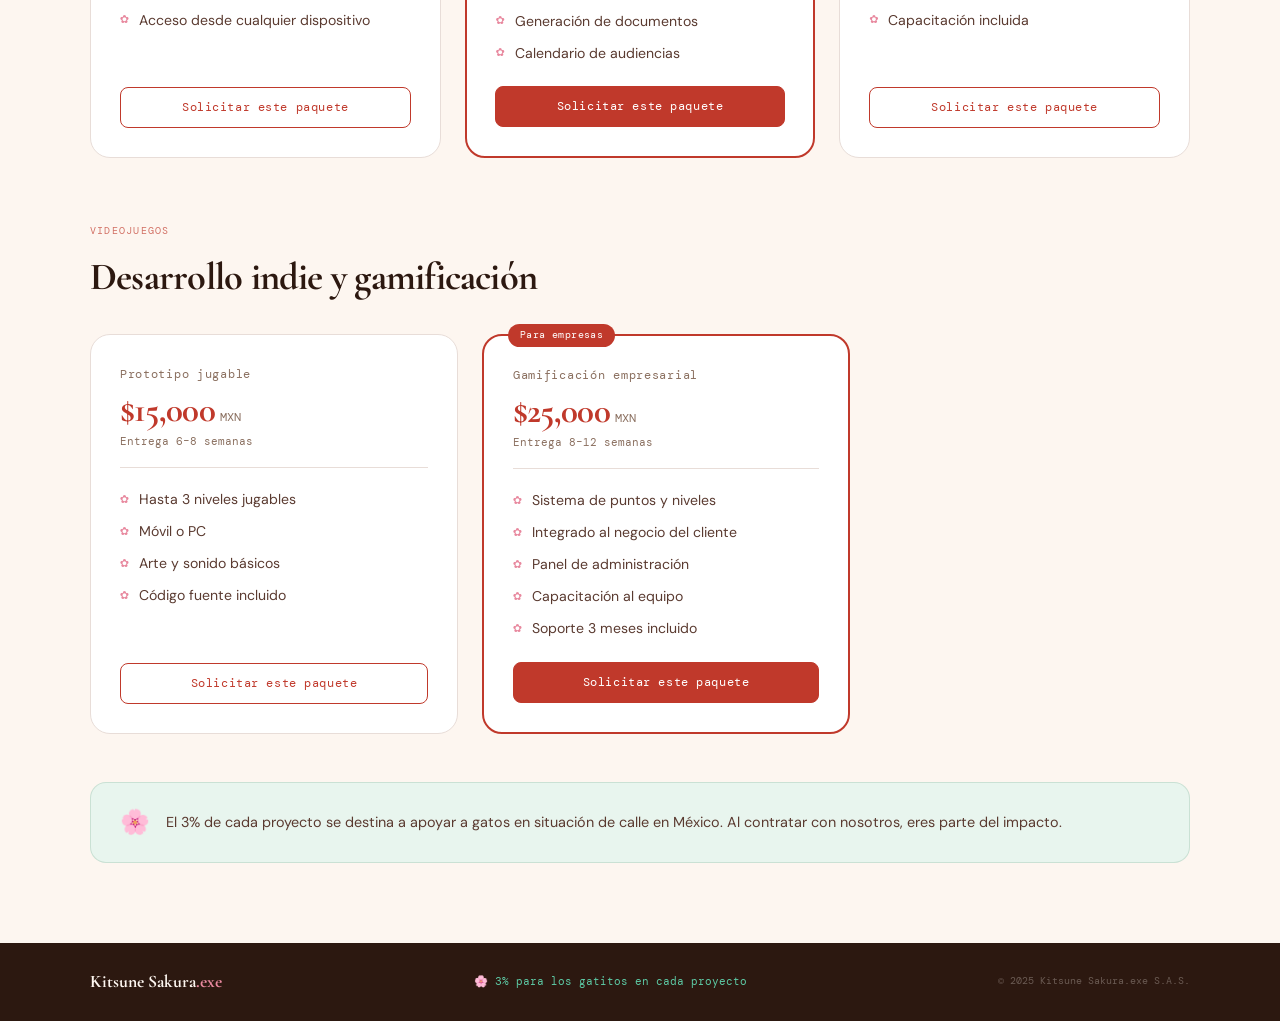
<file: tienda.html>
<!DOCTYPE html>
<html lang="es">
<head>
  <meta charset="UTF-8"/>
  <meta name="viewport" content="width=device-width, initial-scale=1.0"/>
  <meta name="description" content="Kitsune Sakura.exe — Cotiza tu proyecto o elige un paquete listo para comenzar."/>
  <title>Tienda · Kitsune Sakura.exe</title>
  <link rel="preconnect" href="https://fonts.googleapis.com"/>
  <link rel="preconnect" href="https://fonts.gstatic.com" crossorigin/>
  <link href="https://fonts.googleapis.com/css2?family=Cormorant+Garamond:ital,wght@0,400;0,700;1,400&family=DM+Mono:wght@300;400;500&family=DM+Sans:wght@300;400;500&display=swap" rel="stylesheet"/>
  <link rel="stylesheet" href="tienda.css"/>
</head>
<body>

<nav class="nav">
  <a href="index.html" class="nav-logo">Kitsune Sakura<span>.exe</span></a>
  <div class="nav-links">
    <a href="index.html#servicios" class="nav-link">servicios</a>
    <a href="index.html#portafolio" class="nav-link">portafolio</a>
    <a href="index.html#contacto" class="nav-link">contacto</a>
  </div>
  <div class="nav-right">
    <div class="lang-switch">
      <button class="lang-btn active" id="btn-es" onclick="setLang('es')">ES</button>
      <button class="lang-btn" id="btn-en" onclick="setLang('en')">EN</button>
    </div>
  </div>
</nav>

<!-- ── HERO TIENDA ── -->
<section class="store-hero">
  <div class="store-hero-inner reveal">
    <p class="eyebrow" data-es="// elige tu proyecto" data-en="// choose your project">// elige tu proyecto</p>
    <h1 data-es="Servicios &amp; Precios" data-en="Services &amp; Pricing">Servicios &amp; Precios</h1>
    <p class="hero-sub" data-es="Paquetes listos para comenzar o cuéntanos de tu proyecto y te cotizamos en menos de 24 horas." data-en="Ready-to-start packages or tell us about your project and we'll quote you in less than 24 hours.">Paquetes listos para comenzar o cuéntanos de tu proyecto y te cotizamos en menos de 24 horas.</p>
    <div class="tabs">
      <button class="tab active" id="tab-paquetes" onclick="showTab('paquetes')" data-es="Paquetes listos" data-en="Ready packages">Paquetes listos</button>
      <button class="tab" id="tab-cotizador" onclick="showTab('cotizador')" data-es="Cotizador personalizado" data-en="Custom quote">Cotizador personalizado</button>
    </div>
  </div>
</section>

<!-- ── PAQUETES ── -->
<section class="section" id="section-paquetes">
  <div class="container">

    <!-- CATEGORÍA: WEB -->
    <div class="cat-header reveal">
      <p class="cat-tag" data-es="presencia digital" data-en="digital presence">presencia digital</p>
      <h2 data-es="Sitios web para pymes" data-en="Websites for SMEs">Sitios web para pymes</h2>
    </div>
    <div class="plans-grid">

      <div class="plan reveal" style="--delay:.1s">
        <div class="plan-top">
          <p class="plan-name" data-es="Básico" data-en="Basic">Básico</p>
          <div class="plan-price">
            <span class="price-amount">$9,500</span>
            <span class="price-cur">MXN</span>
          </div>
          <p class="price-note" data-es="+ $1,500 MXN/mes mantenimiento" data-en="+ $1,500 MXN/mo maintenance">+ $1,500 MXN/mes mantenimiento</p>
        </div>
        <ul class="plan-features">
          <li data-es="Hasta 5 páginas" data-en="Up to 5 pages">Hasta 5 páginas</li>
          <li data-es="Dominio y hosting incluidos" data-en="Domain and hosting included">Dominio y hosting incluidos</li>
          <li data-es="Formulario de contacto" data-en="Contact form">Formulario de contacto</li>
          <li data-es="WhatsApp integrado" data-en="WhatsApp integrated">WhatsApp integrado</li>
          <li data-es="SSL gratuito" data-en="Free SSL">SSL gratuito</li>
          <li data-es="2 actualizaciones/mes" data-en="2 updates/month">2 actualizaciones/mes</li>
        </ul>
        <button class="btn-plan" onclick="selectPlan('Básico - Sitio web', 9500)" data-es="Solicitar este paquete" data-en="Request this package">Solicitar este paquete</button>
      </div>

      <div class="plan plan-featured reveal" style="--delay:.2s">
        <div class="plan-badge" data-es="Más popular" data-en="Most popular">Más popular</div>
        <div class="plan-top">
          <p class="plan-name" data-es="Profesional" data-en="Professional">Profesional</p>
          <div class="plan-price">
            <span class="price-amount">$15,000</span>
            <span class="price-cur">MXN</span>
          </div>
          <p class="price-note" data-es="+ $2,500 MXN/mes mantenimiento" data-en="+ $2,500 MXN/mo maintenance">+ $2,500 MXN/mes mantenimiento</p>
        </div>
        <ul class="plan-features">
          <li data-es="Hasta 10 páginas" data-en="Up to 10 pages">Hasta 10 páginas</li>
          <li data-es="Diseño personalizado con tu marca" data-en="Custom design with your brand">Diseño personalizado con tu marca</li>
          <li data-es="SEO básico incluido" data-en="Basic SEO included">SEO básico incluido</li>
          <li data-es="Google Analytics" data-en="Google Analytics">Google Analytics</li>
          <li data-es="Blog o catálogo de productos" data-en="Blog or product catalog">Blog o catálogo de productos</li>
          <li data-es="Reporte mensual de visitas" data-en="Monthly visits report">Reporte mensual de visitas</li>
          <li data-es="5 actualizaciones/mes" data-en="5 updates/month">5 actualizaciones/mes</li>
        </ul>
        <button class="btn-plan btn-plan-featured" onclick="selectPlan('Profesional - Sitio web', 15000)" data-es="Solicitar este paquete" data-en="Request this package">Solicitar este paquete</button>
      </div>

      <div class="plan reveal" style="--delay:.3s">
        <div class="plan-top">
          <p class="plan-name" data-es="Premium" data-en="Premium">Premium</p>
          <div class="plan-price">
            <span class="price-amount">$25,000</span>
            <span class="price-cur">MXN</span>
          </div>
          <p class="price-note" data-es="+ $3,500 MXN/mes mantenimiento" data-en="+ $3,500 MXN/mo maintenance">+ $3,500 MXN/mes mantenimiento</p>
        </div>
        <ul class="plan-features">
          <li data-es="Todo lo del Profesional" data-en="Everything in Professional">Todo lo del Profesional</li>
          <li data-es="Tienda en línea o sistema de reservas" data-en="Online store or booking system">Tienda en línea o sistema de reservas</li>
          <li data-es="Pasarela de pago integrada" data-en="Payment gateway integrated">Pasarela de pago integrada</li>
          <li data-es="Panel de administración" data-en="Admin panel">Panel de administración</li>
          <li data-es="Soporte prioritario" data-en="Priority support">Soporte prioritario</li>
          <li data-es="Actualizaciones ilimitadas" data-en="Unlimited updates">Actualizaciones ilimitadas</li>
        </ul>
        <button class="btn-plan" onclick="selectPlan('Premium - Sitio web', 25000)" data-es="Solicitar este paquete" data-en="Request this package">Solicitar este paquete</button>
      </div>

    </div>

    <!-- CATEGORÍA: CONSULTORÍA -->
    <div class="cat-header reveal" style="margin-top:4rem">
      <p class="cat-tag" data-es="consultoría tech" data-en="tech consulting">consultoría tech</p>
      <h2 data-es="Soluciones para despachos y detectives" data-en="Solutions for law firms and investigators">Soluciones para despachos y detectives</h2>
    </div>
    <div class="plans-grid">

      <div class="plan reveal" style="--delay:.1s">
        <div class="plan-top">
          <p class="plan-name" data-es="App de evidencias" data-en="Evidence app">App de evidencias</p>
          <div class="plan-price">
            <span class="price-amount">$12,000</span>
            <span class="price-cur">MXN</span>
          </div>
          <p class="price-note" data-es="Pago único" data-en="One-time payment">Pago único</p>
        </div>
        <ul class="plan-features">
          <li data-es="Registro fotográfico con geolocalización" data-en="Photo registry with geolocation">Registro fotográfico con geolocalización</li>
          <li data-es="Notas y etiquetas por caso" data-en="Notes and tags per case">Notas y etiquetas por caso</li>
          <li data-es="Exporta reportes en PDF" data-en="Export reports to PDF">Exporta reportes en PDF</li>
          <li data-es="Acceso desde cualquier dispositivo" data-en="Access from any device">Acceso desde cualquier dispositivo</li>
        </ul>
        <button class="btn-plan" onclick="selectPlan('App de evidencias', 12000)" data-es="Solicitar este paquete" data-en="Request this package">Solicitar este paquete</button>
      </div>

      <div class="plan plan-featured reveal" style="--delay:.2s">
        <div class="plan-badge" data-es="Más solicitado" data-en="Most requested">Más solicitado</div>
        <div class="plan-top">
          <p class="plan-name" data-es="Sistema para despacho" data-en="Law firm system">Sistema para despacho</p>
          <div class="plan-price">
            <span class="price-amount">$18,000</span>
            <span class="price-cur">MXN</span>
          </div>
          <p class="price-note" data-es="+ $3,500 MXN/mes soporte" data-en="+ $3,500 MXN/mo support">+ $3,500 MXN/mes soporte</p>
        </div>
        <ul class="plan-features">
          <li data-es="Base de datos de clientes" data-en="Client database">Base de datos de clientes</li>
          <li data-es="Seguimiento de expedientes" data-en="Case tracking">Seguimiento de expedientes</li>
          <li data-es="Alertas de fechas y vencimientos" data-en="Date and deadline alerts">Alertas de fechas y vencimientos</li>
          <li data-es="Generación de documentos" data-en="Document generation">Generación de documentos</li>
          <li data-es="Calendario de audiencias" data-en="Hearing calendar">Calendario de audiencias</li>
        </ul>
        <button class="btn-plan btn-plan-featured" onclick="selectPlan('Sistema para despacho', 18000)" data-es="Solicitar este paquete" data-en="Request this package">Solicitar este paquete</button>
      </div>

      <div class="plan reveal" style="--delay:.3s">
        <div class="plan-top">
          <p class="plan-name" data-es="Automatización pyme" data-en="SME automation">Automatización pyme</p>
          <div class="plan-price">
            <span class="price-amount">$8,000</span>
            <span class="price-cur">MXN</span>
          </div>
          <p class="price-note" data-es="Pago único" data-en="One-time payment">Pago único</p>
        </div>
        <ul class="plan-features">
          <li data-es="Scripts de automatización Python" data-en="Python automation scripts">Scripts de automatización Python</li>
          <li data-es="Reportes automáticos" data-en="Automatic reports">Reportes automáticos</li>
          <li data-es="Integración con hojas de cálculo" data-en="Spreadsheet integration">Integración con hojas de cálculo</li>
          <li data-es="Capacitación incluida" data-en="Training included">Capacitación incluida</li>
        </ul>
        <button class="btn-plan" onclick="selectPlan('Automatización pyme', 8000)" data-es="Solicitar este paquete" data-en="Request this package">Solicitar este paquete</button>
      </div>

    </div>

    <!-- CATEGORÍA: VIDEOJUEGOS -->
    <div class="cat-header reveal" style="margin-top:4rem">
      <p class="cat-tag" data-es="videojuegos" data-en="video games">videojuegos</p>
      <h2 data-es="Desarrollo indie y gamificación" data-en="Indie development and gamification">Desarrollo indie y gamificación</h2>
    </div>
    <div class="plans-grid plans-grid-2">

      <div class="plan reveal" style="--delay:.1s">
        <div class="plan-top">
          <p class="plan-name" data-es="Prototipo jugable" data-en="Playable prototype">Prototipo jugable</p>
          <div class="plan-price">
            <span class="price-amount">$15,000</span>
            <span class="price-cur">MXN</span>
          </div>
          <p class="price-note" data-es="Entrega 6–8 semanas" data-en="Delivery 6–8 weeks">Entrega 6–8 semanas</p>
        </div>
        <ul class="plan-features">
          <li data-es="Hasta 3 niveles jugables" data-en="Up to 3 playable levels">Hasta 3 niveles jugables</li>
          <li data-es="Móvil o PC" data-en="Mobile or PC">Móvil o PC</li>
          <li data-es="Arte y sonido básicos" data-en="Basic art and sound">Arte y sonido básicos</li>
          <li data-es="Código fuente incluido" data-en="Source code included">Código fuente incluido</li>
        </ul>
        <button class="btn-plan" onclick="selectPlan('Prototipo jugable', 15000)" data-es="Solicitar este paquete" data-en="Request this package">Solicitar este paquete</button>
      </div>

      <div class="plan plan-featured reveal" style="--delay:.2s">
        <div class="plan-badge" data-es="Para empresas" data-en="For businesses">Para empresas</div>
        <div class="plan-top">
          <p class="plan-name" data-es="Gamificación empresarial" data-en="Business gamification">Gamificación empresarial</p>
          <div class="plan-price">
            <span class="price-amount">$25,000</span>
            <span class="price-cur">MXN</span>
          </div>
          <p class="price-note" data-es="Entrega 8–12 semanas" data-en="Delivery 8–12 weeks">Entrega 8–12 semanas</p>
        </div>
        <ul class="plan-features">
          <li data-es="Sistema de puntos y niveles" data-en="Points and levels system">Sistema de puntos y niveles</li>
          <li data-es="Integrado al negocio del cliente" data-en="Integrated into client's business">Integrado al negocio del cliente</li>
          <li data-es="Panel de administración" data-en="Admin panel">Panel de administración</li>
          <li data-es="Capacitación al equipo" data-en="Team training">Capacitación al equipo</li>
          <li data-es="Soporte 3 meses incluido" data-en="3 months support included">Soporte 3 meses incluido</li>
        </ul>
        <button class="btn-plan btn-plan-featured" onclick="selectPlan('Gamificación empresarial', 25000)" data-es="Solicitar este paquete" data-en="Request this package">Solicitar este paquete</button>
      </div>

    </div>

    <!-- NOTA 3% -->
    <div class="cats-note reveal">
      <span class="cats-icon">🌸</span>
      <p data-es="El 3% de cada proyecto se destina a apoyar a gatos en situación de calle en México. Al contratar con nosotros, eres parte del impacto." data-en="3% of every project goes to support stray cats in Mexico. When you hire us, you are part of the impact.">El 3% de cada proyecto se destina a apoyar a gatos en situación de calle en México. Al contratar con nosotros, eres parte del impacto.</p>
    </div>

  </div>
</section>

<!-- ── COTIZADOR ── -->
<section class="section section-alt" id="section-cotizador" style="display:none">
  <div class="container">
    <div class="section-head reveal">
      <p class="tag" data-es="cotizador personalizado" data-en="custom quote">cotizador personalizado</p>
      <h2 data-es="Cuéntanos de tu proyecto" data-en="Tell us about your project">Cuéntanos de tu proyecto</h2>
      <p class="section-desc" data-es="Respondemos con una propuesta detallada en menos de 24 horas." data-en="We respond with a detailed proposal in less than 24 hours.">Respondemos con una propuesta detallada en menos de 24 horas.</p>
    </div>

    <div class="quote-layout">
      <div class="quote-preview reveal">
        <div class="quote-card" id="quote-card">
          <p class="qc-label" data-es="Tu cotización estimada" data-en="Your estimated quote">Tu cotización estimada</p>
          <p class="qc-price" id="qc-price">$0 MXN</p>
          <p class="qc-note" id="qc-note" data-es="Selecciona opciones para ver el estimado" data-en="Select options to see estimate">Selecciona opciones para ver el estimado</p>
          <div class="qc-items" id="qc-items"></div>
          <div class="qc-cats">
            <span>🌸</span>
            <span id="qc-cats-amount">$0</span>
            <span data-es="para los gatitos (3%)" data-en="for the cats (3%)">para los gatitos (3%)</span>
          </div>
        </div>
      </div>

      <form class="quote-form reveal" id="quote-form" onsubmit="submitQuote(event)" style="--delay:.2s">

        <div class="form-group">
          <label class="form-label" data-es="Nombre *" data-en="Name *">Nombre *</label>
          <input type="text" id="q-name" class="form-input" required/>
        </div>
        <div class="form-group">
          <label class="form-label">Email *</label>
          <input type="email" id="q-email" class="form-input" required/>
        </div>
        <div class="form-group">
          <label class="form-label" data-es="Empresa o negocio" data-en="Company or business">Empresa o negocio</label>
          <input type="text" id="q-company" class="form-input"/>
        </div>

        <div class="form-group">
          <label class="form-label" data-es="Tipo de servicio *" data-en="Service type *">Tipo de servicio *</label>
          <select id="q-service" class="form-input" onchange="updateQuote()" required>
            <option value="">— Selecciona —</option>
            <option value="web-basico:9500" data-es="Sitio web básico" data-en="Basic website">Sitio web básico — $9,500</option>
            <option value="web-pro:15000" data-es="Sitio web profesional" data-en="Professional website">Sitio web profesional — $15,000</option>
            <option value="web-premium:25000" data-es="Sitio web premium" data-en="Premium website">Sitio web premium — $25,000</option>
            <option value="consulting:18000" data-es="Sistema para despacho" data-en="Law firm system">Sistema para despacho — $18,000</option>
            <option value="automation:8000" data-es="Automatización pyme" data-en="SME automation">Automatización pyme — $8,000</option>
            <option value="evidence:12000" data-es="App de evidencias" data-en="Evidence app">App de evidencias — $12,000</option>
            <option value="game:15000" data-es="Prototipo de videojuego" data-en="Game prototype">Prototipo de videojuego — $15,000</option>
            <option value="gamification:25000" data-es="Gamificación empresarial" data-en="Business gamification">Gamificación empresarial — $25,000</option>
            <option value="custom:0" data-es="Proyecto personalizado" data-en="Custom project">Proyecto personalizado</option>
          </select>
        </div>

        <div class="form-group">
          <label class="form-label" data-es="¿Necesitas mantenimiento mensual?" data-en="Do you need monthly maintenance?">¿Necesitas mantenimiento mensual?</label>
          <div class="radio-group">
            <label class="radio-opt">
              <input type="radio" name="maintenance" value="0" checked onchange="updateQuote()"/>
              <span data-es="No por ahora" data-en="Not right now">No por ahora</span>
            </label>
            <label class="radio-opt">
              <input type="radio" name="maintenance" value="1500" onchange="updateQuote()"/>
              <span data-es="Básico $1,500/mes" data-en="Basic $1,500/mo">Básico $1,500/mes</span>
            </label>
            <label class="radio-opt">
              <input type="radio" name="maintenance" value="2500" onchange="updateQuote()"/>
              <span data-es="Profesional $2,500/mes" data-en="Professional $2,500/mo">Profesional $2,500/mes</span>
            </label>
            <label class="radio-opt">
              <input type="radio" name="maintenance" value="3500" onchange="updateQuote()"/>
              <span data-es="Premium $3,500/mes" data-en="Premium $3,500/mo">Premium $3,500/mes</span>
            </label>
          </div>
        </div>

        <div class="form-group">
          <label class="form-label" data-es="¿Tienes urgencia de entrega?" data-en="Do you have a delivery urgency?">¿Tienes urgencia de entrega?</label>
          <select id="q-urgency" class="form-input" onchange="updateQuote()">
            <option value="0" data-es="Sin urgencia (plazo normal)" data-en="No urgency (normal timeline)">Sin urgencia (plazo normal)</option>
            <option value="2000" data-es="Urgente — entrega express (+$2,000)" data-en="Urgent — express delivery (+$2,000)">Urgente — entrega express (+$2,000)</option>
          </select>
        </div>

        <div class="form-group">
          <label class="form-label" data-es="Cuéntanos más de tu proyecto" data-en="Tell us more about your project">Cuéntanos más de tu proyecto</label>
          <textarea id="q-msg" class="form-input form-textarea" rows="4"></textarea>
        </div>

        <button type="submit" class="btn-primary btn-block">
          <span data-es="Enviar solicitud de cotización" data-en="Send quote request">Enviar solicitud de cotización</span>
          <svg width="16" height="16" viewBox="0 0 16 16" fill="none" style="margin-left:8px"><path d="M2 8h12M9 4l4 4-4 4" stroke="currentColor" stroke-width="1.5" stroke-linecap="round" stroke-linejoin="round"/></svg>
        </button>
        <p class="form-success" id="quote-ok" data-es="✿ Cotización enviada — te contactamos en menos de 24 hrs." data-en="✿ Quote sent — we'll contact you within 24 hrs."></p>
      </form>
    </div>
  </div>
</section>

<!-- ── MODAL PAQUETE SELECCIONADO ── -->
<div class="modal-overlay" id="modal-overlay" onclick="closeModal()">
  <div class="modal" onclick="event.stopPropagation()">
    <button class="modal-close" onclick="closeModal()">✕</button>
    <p class="modal-tag" data-es="paquete seleccionado" data-en="selected package">paquete seleccionado</p>
    <h3 class="modal-title" id="modal-plan-name">Plan</h3>
    <p class="modal-price" id="modal-plan-price">$0 MXN</p>
    <div class="modal-cats">
      🌸 <span id="modal-cats">$0 MXN</span> <span data-es="irán para los gatitos (3%)" data-en="will go to the cats (3%)">irán para los gatitos (3%)</span>
    </div>
    <p class="modal-desc" data-es="Para continuar, envíanos un mensaje con el paquete que elegiste y nos ponemos en contacto en menos de 24 horas." data-en="To continue, send us a message with the package you chose and we'll get in touch within 24 hours.">Para continuar, envíanos un mensaje con el paquete que elegiste y nos ponemos en contacto en menos de 24 horas.</p>
    <div class="modal-actions">
      <a id="modal-wa" href="#" class="btn-primary" target="_blank">
        <span data-es="Contactar por WhatsApp" data-en="Contact via WhatsApp">Contactar por WhatsApp</span>
      </a>
      <a id="modal-email" href="#" class="btn-outline">
        <span data-es="Enviar por email" data-en="Send by email">Enviar por email</span>
      </a>
    </div>
  </div>
</div>

<!-- ── FOOTER ── -->
<footer class="footer">
  <div class="footer-inner">
    <span class="footer-logo">Kitsune Sakura<span>.exe</span></span>
    <span class="footer-cause">🌸 3% <span data-es="para los gatitos en cada proyecto" data-en="for the cats in every project">para los gatitos en cada proyecto</span></span>
    <span class="footer-copy">© 2025 Kitsune Sakura.exe S.A.S.</span>
  </div>
</footer>

<script src="tienda.js"></script>
</body>
</html>
</file>
<file: styles.css>
/* ── RESET ── */
*,*::before,*::after{box-sizing:border-box;margin:0;padding:0}
html{scroll-behavior:smooth;font-size:16px}
body{font-family:'DM Sans',system-ui,sans-serif;background:#FDF6F0;color:#2C1810;line-height:1.7;overflow-x:hidden;cursor:none}
img,svg{display:block;max-width:100%}
a{text-decoration:none;color:inherit}
ul{list-style:none}
button{border:none;background:none;cursor:none}

/* ── VARIABLES ── */
:root{
  --rojo:#C0392B;--rojo-d:#962d22;
  --rosa:#F4C0D1;--rosa-m:#E8889E;--rosa-l:#FDF0F4;
  --verde:#1D6B3E;--verde-l:#E8F5EE;
  --crema:#FDF6F0;--crema-a:#FAF0F4;
  --dark:#2C1810;--dark-m:#5A3A30;
  --gray:#8B7060;--gray-l:#E8DDD8;
  --white:#FFFFFF;
  --fd:'Cormorant Garamond',Georgia,serif;
  --fm:'DM Mono',monospace;
  --fb:'DM Sans',system-ui,sans-serif;
  --r4:4px;--r8:8px;--r12:12px;--r20:20px;
  --sh:0 2px 12px rgba(44,24,16,.08);
  --t:.25s ease;
}

/* ── SELECTION ── */
::selection{background:var(--rosa);color:var(--dark)}
::-webkit-scrollbar{width:5px}
::-webkit-scrollbar-track{background:var(--crema)}
::-webkit-scrollbar-thumb{background:var(--rosa-m);border-radius:3px}

/* ── CURSOR ── */
.cursor{
  position:fixed;width:32px;height:32px;border-radius:50%;
  border:1.5px solid var(--rojo);pointer-events:none;z-index:9999;
  transform:translate(-50%,-50%);transition:transform .12s ease,opacity .2s;
  mix-blend-mode:multiply;
}
.cursor-dot{
  position:fixed;width:6px;height:6px;border-radius:50%;
  background:var(--rojo);pointer-events:none;z-index:9999;
  transform:translate(-50%,-50%);transition:transform .06s ease;
}
body:has(a:hover) .cursor,body:has(button:hover) .cursor{transform:translate(-50%,-50%) scale(1.6);opacity:.5}

/* ── NAV ── */
.nav{
  position:fixed;top:0;left:0;right:0;z-index:100;
  display:flex;align-items:center;justify-content:space-between;
  padding:0 3rem;height:64px;
  background:rgba(253,246,240,.94);
  backdrop-filter:blur(14px);-webkit-backdrop-filter:blur(14px);
  border-bottom:1px solid rgba(192,57,43,.07);
  transition:box-shadow var(--t);
}
.nav.scrolled{box-shadow:var(--sh)}
.nav-logo{font-family:var(--fd);font-size:1.3rem;font-weight:700;letter-spacing:-.02em;color:var(--dark)}
.nav-logo span{color:var(--rojo)}
.nav-links{display:flex;align-items:center;gap:2.2rem}
.nav-link{font-family:var(--fm);font-size:.7rem;letter-spacing:.08em;color:var(--gray);transition:color var(--t)}
.nav-link:hover{color:var(--rojo)}
.btn-nav{
  font-family:var(--fm);font-size:.7rem;letter-spacing:.08em;
  padding:6px 16px;border-radius:20px;
  border:1px solid var(--rojo);color:var(--rojo);
  transition:all var(--t);
}
.btn-nav:hover{background:var(--rojo);color:var(--white)}
.nav-right{display:flex;align-items:center;gap:1rem}
.lang-switch{display:flex;gap:2px;background:var(--gray-l);border-radius:20px;padding:3px}
.lang-btn{font-family:var(--fm);font-size:.65rem;padding:3px 10px;border-radius:16px;color:var(--gray);transition:all var(--t)}
.lang-btn.active{background:var(--rojo);color:var(--white)}
.burger{display:none;flex-direction:column;gap:6px;padding:6px;cursor:pointer}
.burger span{display:block;width:20px;height:1.5px;background:var(--dark);border-radius:2px;transition:all var(--t)}

/* ── DRAWER ── */
.drawer{
  position:fixed;top:64px;right:0;bottom:0;width:260px;z-index:99;
  background:var(--crema);border-left:1px solid var(--gray-l);
  padding:2rem 1.5rem;display:flex;flex-direction:column;gap:1.4rem;
  transform:translateX(100%);transition:transform .3s ease;
}
.drawer.open{transform:translateX(0)}
.drawer-link{font-family:var(--fm);font-size:.9rem;letter-spacing:.04em;color:var(--dark);transition:color var(--t)}
.drawer-link:hover{color:var(--rojo)}
.drawer-overlay{position:fixed;inset:0;z-index:98;background:rgba(44,24,16,.3);opacity:0;pointer-events:none;transition:opacity .3s}
.drawer-overlay.show{opacity:1;pointer-events:all}

/* ── HERO ── */
.hero{
  min-height:100vh;padding:7rem 3rem 5rem;
  display:flex;flex-direction:column;justify-content:center;
  position:relative;overflow:hidden;background:var(--crema);
}

/* Petals */
.petals{position:absolute;inset:0;pointer-events:none;overflow:hidden}
.petal{
  position:absolute;top:-60px;left:var(--x);
  width:calc(14px * var(--s));height:calc(14px * var(--s));
  background:var(--rosa-m);border-radius:50% 0 50% 0;opacity:.18;
  animation:fall 9s linear infinite;animation-delay:var(--d);
}
@keyframes fall{
  0%{transform:translateY(-60px) rotate(0deg) translateX(0)}
  50%{transform:translateY(50vh) rotate(180deg) translateX(30px)}
  100%{transform:translateY(110vh) rotate(360deg) translateX(-20px);opacity:0}
}

.hero-inner{
  max-width:1100px;margin:0 auto;width:100%;
  display:grid;grid-template-columns:1fr 420px;gap:4rem;align-items:center;
}
.eyebrow{font-family:var(--fm);font-size:.75rem;color:var(--rojo);letter-spacing:.1em;margin-bottom:1.2rem;opacity:.8}
.hero-heading{
  font-family:var(--fd);
  font-size:clamp(3.2rem,6vw,5.5rem);
  line-height:1.0;letter-spacing:-.03em;font-weight:700;
  margin-bottom:1.5rem;
}
.line-a{display:block;color:var(--dark)}
.line-b{display:block}
.line-b em{font-style:italic;color:var(--rojo)}
.line-b-rest{color:var(--dark)}
.hero-body{font-size:1rem;color:var(--dark-m);max-width:500px;margin-bottom:2.5rem;line-height:1.8}
.hero-actions{display:flex;gap:1rem;flex-wrap:wrap}

/* Hero card */
.hero-visual{position:relative}
.hero-card{
  background:var(--white);border-radius:var(--r20);padding:1.5rem;
  border:1px solid var(--gray-l);box-shadow:var(--sh);
}
.hero-card-top{display:flex;align-items:center;justify-content:space-between;margin-bottom:1rem}
.hc-label{font-family:var(--fm);font-size:.65rem;letter-spacing:.08em;color:var(--verde);background:var(--verde-l);padding:3px 10px;border-radius:20px}
.hc-dot{width:8px;height:8px;border-radius:50%;background:var(--verde);animation:pulse 2s ease-in-out infinite}
@keyframes pulse{0%,100%{opacity:1;transform:scale(1)}50%{opacity:.5;transform:scale(.8)}}
.hc-title{font-family:var(--fd);font-size:1.3rem;font-weight:700;margin-bottom:.3rem}
.hc-sub{font-family:var(--fm);font-size:.68rem;color:var(--gray);margin-bottom:1rem}
.hc-bar{height:4px;background:var(--gray-l);border-radius:2px;margin-bottom:.4rem}
.hc-bar-fill{height:100%;background:var(--rojo);border-radius:2px;transition:width 1.5s ease}
.hc-pct{font-family:var(--fm);font-size:.7rem;color:var(--rojo);text-align:right}
.hero-badge-circle{
  position:absolute;bottom:-20px;right:-20px;
  width:80px;height:80px;border-radius:50%;
  border:2px solid var(--verde);background:var(--verde-l);
  display:flex;flex-direction:column;align-items:center;justify-content:center;
  animation:spin-slow 14s linear infinite;
}
.hbc-num{font-family:var(--fd);font-size:1.4rem;font-weight:700;color:var(--verde);line-height:1}
.hbc-text{font-family:var(--fm);font-size:.5rem;color:var(--verde);text-align:center;line-height:1.3}
@keyframes spin-slow{from{transform:rotate(0)}to{transform:rotate(360deg)}}

/* Scroll hint */
.hero-scroll{display:flex;flex-direction:column;align-items:center;gap:.5rem;margin-top:3rem;opacity:.5}
.scroll-line{width:1px;height:40px;background:var(--rojo)}
.scroll-label{font-family:var(--fm);font-size:.6rem;letter-spacing:.12em;color:var(--rojo);writing-mode:horizontal-tb}

/* ── TICKER ── */
.ticker{
  overflow:hidden;background:var(--rojo);padding:.7rem 0;
  border-top:1px solid rgba(255,255,255,.1);
  border-bottom:1px solid rgba(255,255,255,.1);
}
.ticker-track{
  display:flex;gap:2.5rem;align-items:center;
  animation:ticker-move 30s linear infinite;white-space:nowrap;
}
.ticker-track span{font-family:var(--fm);font-size:.72rem;letter-spacing:.08em;color:rgba(255,255,255,.85)}
.ticker-track .sep{color:rgba(255,255,255,.4);font-size:.8rem}
@keyframes ticker-move{from{transform:translateX(0)}to{transform:translateX(-50%)}}

/* ── SHARED SECTION ── */
.section{padding:6rem 3rem}
.section-alt{background:var(--crema-a)}
.section-cats{background:var(--verde-l)}
.container{max-width:1100px;margin:0 auto}
.section-head{margin-bottom:3rem}
.tag{font-family:var(--fm);font-size:.7rem;letter-spacing:.1em;color:var(--rojo);margin-bottom:.5rem;opacity:.85}
.tag-green{color:var(--verde)!important}
.section h2{font-family:var(--fd);font-size:clamp(2rem,4vw,2.8rem);font-weight:700;letter-spacing:-.03em;line-height:1.1;margin-bottom:.6rem}
.section-desc{color:var(--gray);font-size:1rem}

/* ── BUTTONS ── */
.btn-primary{
  display:inline-flex;align-items:center;gap:.5rem;
  font-family:var(--fm);font-size:.75rem;letter-spacing:.06em;
  padding:.8rem 1.8rem;background:var(--rojo);color:var(--white);
  border-radius:var(--r4);transition:all var(--t);
}
.btn-primary:hover{background:var(--rojo-d);transform:translateY(-1px)}
.btn-primary:active{transform:translateY(0)}
.btn-block{width:100%;justify-content:center}
.btn-outline{
  display:inline-flex;align-items:center;
  font-family:var(--fm);font-size:.75rem;letter-spacing:.06em;
  padding:.8rem 1.8rem;background:transparent;color:var(--dark);
  border:1px solid var(--gray-l);border-radius:var(--r4);transition:all var(--t);
}
.btn-outline:hover{border-color:var(--rojo);color:var(--rojo)}

/* ── SERVICES ── */
.services-grid{display:grid;grid-template-columns:repeat(3,1fr);gap:1.5rem}
.svc{
  background:var(--white);border:1px solid var(--gray-l);
  border-radius:var(--r20);padding:2rem;position:relative;
  display:flex;flex-direction:column;gap:.8rem;
  transition:all var(--t);
}
.svc:hover{transform:translateY(-5px);box-shadow:0 8px 32px rgba(192,57,43,.1);border-color:var(--rosa-m)}
.svc-featured{border-color:var(--rojo);border-width:2px}
.svc-badge{
  position:absolute;top:-12px;left:1.5rem;
  font-family:var(--fm);font-size:.62rem;letter-spacing:.04em;
  background:var(--rojo);color:var(--white);
  padding:3px 12px;border-radius:20px;
}
.svc-num{font-family:var(--fm);font-size:.65rem;color:var(--gray-l);letter-spacing:.06em}
.svc-icon-wrap{
  width:44px;height:44px;border-radius:var(--r8);
  display:flex;align-items:center;justify-content:center;
}
.svc-icon-wrap.red{background:#FAECE7;color:var(--rojo)}
.svc-icon-wrap.pink{background:var(--rosa-l);color:var(--rosa-m)}
.svc-icon-wrap.green{background:var(--verde-l);color:var(--verde)}
.svc h3{font-family:var(--fd);font-size:1.4rem;font-weight:700;letter-spacing:-.02em}
.svc p{color:var(--gray);font-size:.9rem;line-height:1.7;flex:1}
.svc-footer{display:flex;align-items:center;justify-content:space-between;margin-top:.5rem}
.svc-price{font-family:var(--fm);font-size:.75rem;color:var(--rojo)}
.svc-cta{font-family:var(--fm);font-size:.7rem;color:var(--dark-m);transition:color var(--t)}
.svc-cta:hover{color:var(--rojo)}

/* ── PORTFOLIO ── */
.portfolio-grid{display:grid;grid-template-columns:repeat(3,1fr);gap:1.5rem}
.port-item{
  background:var(--white);border-radius:var(--r20);overflow:hidden;
  border:1px solid var(--gray-l);transition:all var(--t);
}
.port-item:hover{transform:translateY(-4px);box-shadow:var(--sh)}
.port-thumb{
  height:160px;display:flex;align-items:center;justify-content:center;
}
.port-info{padding:1.2rem 1.5rem}
.port-cat{font-family:var(--fm);font-size:.62rem;color:var(--gray);letter-spacing:.08em;margin-bottom:.3rem}
.port-name{font-family:var(--fd);font-size:1.2rem;font-weight:700;margin-bottom:.3rem}
.port-status{font-family:var(--fm);font-size:.65rem}
.port-status.coming{color:var(--rosa-m);font-style:italic}

/* ── ABOUT ── */
.about-layout{display:grid;grid-template-columns:1fr 1fr;gap:4rem;align-items:start}
.about-body{color:var(--dark-m);line-height:1.8;margin-bottom:1rem}
.values{display:flex;flex-wrap:wrap;gap:.6rem;margin-top:1.5rem}
.value{
  font-family:var(--fm);font-size:.7rem;letter-spacing:.04em;
  padding:4px 14px;border-radius:20px;
  border:1px solid var(--rosa-m);color:var(--rosa-m);
}
.stat-grid{display:grid;grid-template-columns:1fr 1fr;gap:1rem}
.stat{
  background:var(--white);border:1px solid var(--gray-l);
  border-radius:var(--r12);padding:1.5rem;
  display:flex;flex-direction:column;gap:.3rem;
  transition:border-color var(--t);
}
.stat:hover{border-color:var(--rosa-m)}
.stat.accent{border-color:var(--verde);background:var(--verde-l)}
.stat-n{font-family:var(--fd);font-size:2.4rem;font-weight:700;color:var(--rojo);line-height:1}
.stat.accent .stat-n{color:var(--verde)}
.stat-l{font-family:var(--fm);font-size:.65rem;color:var(--gray);letter-spacing:.04em;line-height:1.4}

/* ── CATS ── */
.cats-heading{color:var(--verde)!important}
.cats-grid{display:grid;grid-template-columns:repeat(3,1fr);gap:1.5rem;margin-bottom:2.5rem}
.cat-card{
  background:var(--white);border-radius:var(--r20);padding:1.8rem;
  border:1px solid rgba(29,107,62,.15);transition:all var(--t);
}
.cat-card:hover{transform:translateY(-3px);box-shadow:0 4px 16px rgba(29,107,62,.1)}
.cat-icon-big{font-size:1.8rem;display:block;margin-bottom:1rem}
.cat-card h3{font-family:var(--fd);font-size:1.2rem;font-weight:700;color:var(--verde);margin-bottom:.5rem}
.cat-card p{color:var(--dark-m);font-size:.9rem;line-height:1.7}
.cats-counter{
  text-align:center;padding:2rem;background:var(--white);
  border-radius:var(--r20);border:1px solid rgba(29,107,62,.2);
  display:flex;align-items:center;justify-content:center;gap:1rem;flex-wrap:wrap;
}
.counter-num{
  font-family:var(--fd);font-size:3.5rem;font-weight:700;
  color:var(--verde);line-height:1;
}
.counter-label{font-family:var(--fm);font-size:.8rem;color:var(--verde);letter-spacing:.04em}

/* ── CONTACT ── */
.contact-layout{display:grid;grid-template-columns:1fr 1.4fr;gap:4rem}
.contact-items{margin-top:2rem;display:flex;flex-direction:column;gap:1.2rem}
.c-item{display:flex;flex-direction:column;gap:.15rem}
.c-lbl{font-family:var(--fm);font-size:.65rem;letter-spacing:.1em;color:var(--gray)}
.c-val{font-size:.95rem;color:var(--dark);transition:color var(--t)}
a.c-val:hover{color:var(--rojo)}
.form-row{display:grid;grid-template-columns:1fr 1fr;gap:1rem}
.form-group{margin-bottom:1.1rem}
.form-label{font-family:var(--fm);font-size:.65rem;letter-spacing:.08em;color:var(--gray);display:block;margin-bottom:.4rem}
.form-input{
  width:100%;padding:.7rem 1rem;
  background:var(--white);border:1px solid var(--gray-l);
  border-radius:var(--r4);color:var(--dark);
  font-family:var(--fb);font-size:.9rem;outline:none;
  transition:border-color var(--t);appearance:none;
}
.form-input:focus{border-color:var(--rojo)}
.form-textarea{height:130px;resize:vertical}
.form-select{cursor:pointer}
.form-success{
  display:none;margin-top:.8rem;
  font-family:var(--fm);font-size:.75rem;
  color:var(--verde);text-align:center;padding:.6rem;
  background:var(--verde-l);border-radius:var(--r4);
}
.form-success.show{display:block}

/* ── FOOTER ── */
.footer{background:var(--dark);padding:2rem 3rem}
.footer-inner{
  max-width:1100px;margin:0 auto;
  display:flex;align-items:center;justify-content:space-between;
  flex-wrap:wrap;gap:1rem;
}
.footer-brand{display:flex;flex-direction:column;gap:3px}
.footer-logo{font-family:var(--fd);font-size:1.1rem;font-weight:700;color:var(--crema)}
.footer-logo span{color:var(--rosa-m)}
.footer-tag{font-family:var(--fm);font-size:.6rem;color:rgba(253,246,240,.35);letter-spacing:.06em}
.footer-cause{font-family:var(--fm);font-size:.7rem;color:#5DCAA5;letter-spacing:.04em}
.footer-right{display:flex;flex-direction:column;align-items:flex-end;gap:4px}
.footer-copy{font-family:var(--fm);font-size:.6rem;color:rgba(253,246,240,.25)}
.footer-links{display:flex;gap:.5rem;align-items:center}
.footer-link{font-family:var(--fm);font-size:.65rem;color:rgba(253,246,240,.45);transition:color var(--t)}
.footer-link:hover{color:var(--rosa-m)}
.footer-sep{color:rgba(253,246,240,.2);font-size:.7rem}

/* ── REVEAL ── */
.reveal{opacity:0;transform:translateY(28px);transition:opacity .65s ease,transform .65s ease;transition-delay:var(--delay,0s)}
.reveal.visible{opacity:1;transform:translateY(0)}

/* ── RESPONSIVE ── */
@media(max-width:1024px){
  .hero-inner{grid-template-columns:1fr;gap:3rem}
  .hero-visual{display:none}
  .services-grid,.portfolio-grid,.cats-grid{grid-template-columns:1fr 1fr}
  .about-layout,.contact-layout{grid-template-columns:1fr;gap:2.5rem}
}
@media(max-width:768px){
  .nav{padding:0 1.5rem}
  .nav-links{display:none}
  .burger{display:flex}
  .hero{padding:6rem 1.5rem 4rem}
  .section{padding:4rem 1.5rem}
  .services-grid,.portfolio-grid,.cats-grid{grid-template-columns:1fr}
  .stat-grid{grid-template-columns:1fr 1fr}
  .form-row{grid-template-columns:1fr}
  .footer{padding:2rem 1.5rem}
  .footer-inner{flex-direction:column;align-items:flex-start}
  .footer-right{align-items:flex-start}
}
@media(max-width:480px){
  .hero-heading{font-size:2.4rem}
  .cats-counter{flex-direction:column}
}

/* ── NAV TIENDA & PORTAL ── */
.nav-link-store {
  color: var(--rojo) !important;
  font-weight: 500;
}
.nav-link-portal {
  color: var(--rosa-m) !important;
  font-weight: 500;
}
.drawer-link-store { color: var(--rojo) !important; font-weight: 500; }
.drawer-link-portal { color: var(--rosa-m) !important; font-weight: 500; }

/* ── SECCIÓN PLATAFORMA ── */
.section-plataforma {
  background: var(--dark);
  padding: 6rem 3rem;
}
.section-plataforma .tag { color: var(--rosa-m); }
.section-plataforma h2 { color: var(--crema); }
.section-plataforma .section-desc { color: rgba(253,246,240,.5); }
.plat-header { margin-bottom: 3rem; }

.plat-grid {
  display: grid;
  grid-template-columns: repeat(3, 1fr);
  gap: 1.5rem;
}

.plat-card {
  background: rgba(255,255,255,.05);
  border: 1px solid rgba(255,255,255,.08);
  border-radius: 20px;
  padding: 2rem;
  position: relative;
  overflow: hidden;
  display: flex;
  flex-direction: column;
  gap: .8rem;
  transition: all var(--t);
  cursor: pointer;
  text-decoration: none;
}
.plat-card:hover {
  transform: translateY(-5px);
  border-color: rgba(255,255,255,.2);
  background: rgba(255,255,255,.08);
}

/* Decoración pétalos flotantes */
.plat-card-deco { position: absolute; inset: 0; pointer-events: none; overflow: hidden; }
.plat-petal {
  position: absolute;
  border-radius: 50% 50% 50% 0;
  opacity: .08;
}
.plat-tienda .p1 { width:120px;height:120px;background:var(--rojo);top:-30px;right:-30px; }
.plat-tienda .p2 { width:60px;height:60px;background:var(--rosa-m);bottom:20px;right:40px; }
.plat-portal .p3 { width:100px;height:100px;background:var(--rosa-m);top:-20px;right:-20px; }
.plat-portal .p4 { width:50px;height:50px;background:var(--crema);bottom:30px;left:20px; }

/* Pixeles decorativos para videojuegos */
.game-deco { opacity:.15; }
.pixel {
  position: absolute;
  background: var(--rosa-m);
}
.pixel.p1 { width:12px;height:12px;top:20px;right:20px; }
.pixel.p2 { width:8px;height:8px;top:36px;right:36px; }
.pixel.p3 { width:16px;height:16px;bottom:30px;left:24px; }
.pixel.p4 { width:6px;height:6px;bottom:50px;left:44px; }

.plat-icon {
  width: 56px;
  height: 56px;
  background: rgba(255,255,255,.08);
  border-radius: 14px;
  display: flex;
  align-items: center;
  justify-content: center;
  color: var(--crema);
  position: relative;
  z-index: 1;
}
.plat-tienda .plat-icon { background: rgba(192,57,43,.25); color: var(--rosa); }
.plat-portal .plat-icon { background: rgba(232,136,158,.2); color: var(--rosa-m); }
.plat-games .plat-icon  { background: rgba(29,107,62,.25); color: #5DCAA5; }

.plat-card h3 {
  font-family: var(--fd);
  font-size: 1.4rem;
  font-weight: 700;
  color: var(--crema);
  letter-spacing: -.02em;
  position: relative;
  z-index: 1;
}
.plat-card p {
  font-size: .88rem;
  color: rgba(253,246,240,.55);
  line-height: 1.7;
  flex: 1;
  position: relative;
  z-index: 1;
}
.plat-cta {
  font-family: var(--fm);
  font-size: .72rem;
  letter-spacing: .06em;
  color: var(--rosa-m);
  position: relative;
  z-index: 1;
  transition: color var(--t);
}
.plat-tienda .plat-cta { color: var(--rosa); }
.plat-tienda:hover .plat-cta { color: var(--crema); }
.plat-portal:hover .plat-cta { color: var(--crema); }
.plat-cta-coming { color: #5DCAA5 !important; }

@media(max-width:900px) {
  .plat-grid { grid-template-columns: 1fr; }
  .section-plataforma { padding: 4rem 1.5rem; }
}
</file>
<file: invest/styles.css>
*, *::before, *::after { box-sizing: border-box; margin: 0; padding: 0; }

:root {
  --bg-primary: #0a0e1a;
  --bg-card: #111827;
  --bg-card-hover: #1a2235;
  --accent: #00d4aa;
  --accent-dark: #00a88a;
  --text-primary: #f1f5f9;
  --text-secondary: #94a3b8;
  --success: #22c55e;
  --danger: #ef4444;
  --warning: #f59e0b;
  --border: #1e2d40;
  --nav-height: 65px;
  --header-height: 56px;
}

body {
  background: var(--bg-primary);
  color: var(--text-primary);
  font-family: -apple-system, BlinkMacSystemFont, 'Segoe UI', Roboto, sans-serif;
  font-size: 14px;
  min-height: 100vh;
  overflow-x: hidden;
}

.app-header {
  position: fixed;
  top: 0; left: 0; right: 0;
  height: var(--header-height);
  background: #0d1422;
  border-bottom: 1px solid var(--border);
  display: flex;
  align-items: center;
  justify-content: space-between;
  padding: 0 16px;
  z-index: 100;
}

.header-brand { display: flex; align-items: center; gap: 8px; }

.header-brand h1 {
  font-size: 18px;
  font-weight: 700;
  background: linear-gradient(135deg, var(--accent), #7c3aed);
  -webkit-background-clip: text;
  -webkit-text-fill-color: transparent;
  background-clip: text;
}

.logo { font-size: 22px; }
.header-actions { display: flex; gap: 8px; }

.icon-btn {
  background: none;
  border: 1px solid var(--border);
  color: var(--text-primary);
  width: 36px; height: 36px;
  border-radius: 8px;
  cursor: pointer;
  font-size: 16px;
  display: flex; align-items: center; justify-content: center;
  transition: background 0.2s;
}
.icon-btn:hover { background: var(--bg-card-hover); }

.app-main {
  margin-top: var(--header-height);
  margin-bottom: var(--nav-height);
  padding: 16px;
  max-width: 600px;
  margin-left: auto;
  margin-right: auto;
}

.bottom-nav {
  position: fixed;
  bottom: 0; left: 0; right: 0;
  height: var(--nav-height);
  background: #0d1422;
  border-top: 1px solid var(--border);
  display: flex;
  z-index: 100;
}

.nav-btn {
  flex: 1;
  display: flex;
  flex-direction: column;
  align-items: center;
  justify-content: center;
  gap: 2px;
  background: none;
  border: none;
  color: var(--text-secondary);
  cursor: pointer;
  transition: color 0.2s;
  padding: 8px 4px;
}
.nav-btn.active { color: var(--accent); }
.nav-btn:hover { color: var(--text-primary); }
.nav-icon { font-size: 20px; }
.nav-label { font-size: 10px; font-weight: 500; }

.tab-content { display: none; }
.tab-content.active { display: block; }

.card {
  background: var(--bg-card);
  border: 1px solid var(--border);
  border-radius: 12px;
  padding: 16px;
  margin-bottom: 12px;
}

.card-header {
  display: flex;
  align-items: center;
  justify-content: space-between;
  margin-bottom: 12px;
  font-weight: 600;
  font-size: 13px;
  color: var(--text-secondary);
  text-transform: uppercase;
  letter-spacing: 0.5px;
}

.card-label { font-size: 12px; color: var(--text-secondary); margin-bottom: 4px; }

.portfolio-card {
  background: linear-gradient(135deg, #0f1e35 0%, #111827 100%);
  border-color: #1e3a5f;
}

.portfolio-value { font-size: 36px; font-weight: 700; letter-spacing: -1px; margin-bottom: 4px; }
.portfolio-pnl { font-size: 14px; margin-bottom: 12px; }
.portfolio-pnl.positive { color: var(--success); }
.portfolio-pnl.negative { color: var(--danger); }

.portfolio-meta {
  display: flex;
  gap: 16px;
  font-size: 12px;
  color: var(--text-secondary);
}

.ai-insight-card { border-color: #1a2d4a; }
.ai-insight-text { font-size: 13px; line-height: 1.6; color: var(--text-primary); }

.market-filter { display: flex; gap: 8px; margin-bottom: 12px; }

.filter-btn {
  flex: 1;
  padding: 8px;
  border-radius: 8px;
  border: 1px solid var(--border);
  background: var(--bg-card);
  color: var(--text-secondary);
  cursor: pointer;
  font-weight: 500;
  transition: all 0.2s;
}
.filter-btn.active { background: var(--accent); color: #000; border-color: var(--accent); }

.market-item {
  display: flex;
  align-items: center;
  padding: 12px 16px;
  background: var(--bg-card);
  border: 1px solid var(--border);
  border-radius: 10px;
  margin-bottom: 8px;
  transition: background 0.2s;
}
.market-item:hover { background: var(--bg-card-hover); }

.asset-icon {
  width: 36px; height: 36px;
  border-radius: 50%;
  background: linear-gradient(135deg, var(--accent), #7c3aed);
  display: flex; align-items: center; justify-content: center;
  font-size: 15px;
  margin-right: 12px;
  flex-shrink: 0;
  font-weight: 700;
  color: #fff;
}

.asset-info { flex: 1; }
.asset-name { font-weight: 600; font-size: 14px; }
.asset-symbol { font-size: 11px; color: var(--text-secondary); }
.asset-price { text-align: right; }
.price-value { font-weight: 600; font-size: 14px; }
.price-change { font-size: 12px; font-weight: 500; }
.price-change.positive { color: var(--success); }
.price-change.negative { color: var(--danger); }

.ai-btn {
  background: none;
  border: 1px solid var(--accent);
  color: var(--accent);
  border-radius: 6px;
  padding: 4px 8px;
  font-size: 11px;
  cursor: pointer;
  margin-left: 8px;
  transition: all 0.2s;
  white-space: nowrap;
}
.ai-btn:hover { background: var(--accent); color: #000; }

.position-item {
  background: var(--bg-card);
  border: 1px solid var(--border);
  border-radius: 10px;
  padding: 14px 16px;
  margin-bottom: 8px;
}

.position-header {
  display: flex;
  justify-content: space-between;
  align-items: flex-start;
  margin-bottom: 8px;
}

.position-symbol { font-weight: 700; font-size: 16px; }

.position-type {
  font-size: 10px;
  padding: 2px 6px;
  border-radius: 4px;
  background: #1e3a5f;
  color: var(--accent);
  margin-left: 6px;
}

.position-details {
  display: grid;
  grid-template-columns: 1fr 1fr 1fr;
  gap: 8px;
  font-size: 12px;
}

.position-detail-label { color: var(--text-secondary); margin-bottom: 2px; }
.position-detail-value { font-weight: 600; }

.alert-item {
  background: var(--bg-card);
  border: 1px solid var(--border);
  border-radius: 10px;
  padding: 14px 16px;
  margin-bottom: 8px;
  display: flex;
  align-items: center;
  justify-content: space-between;
}

.alert-info { flex: 1; }
.alert-symbol { font-weight: 600; }
.alert-condition { font-size: 12px; color: var(--text-secondary); }

.alert-status {
  font-size: 11px;
  padding: 3px 8px;
  border-radius: 10px;
  background: #1a3a1a;
  color: var(--success);
  margin-right: 8px;
}

.alert-delete {
  background: none;
  border: none;
  color: var(--danger);
  cursor: pointer;
  font-size: 16px;
  padding: 4px;
}

.risk-bar {
  height: 8px;
  background: var(--border);
  border-radius: 4px;
  margin: 8px 0;
  overflow: hidden;
}

.risk-fill {
  height: 100%;
  background: linear-gradient(90deg, var(--success), var(--warning), var(--danger));
  border-radius: 4px;
  transition: width 0.5s ease;
}

.risk-labels {
  display: flex;
  justify-content: space-between;
  font-size: 11px;
  color: var(--text-secondary);
}

.risk-description { font-size: 12px; color: var(--accent); margin-top: 8px; }

.ai-output {
  font-size: 13px;
  line-height: 1.7;
  color: var(--text-primary);
  min-height: 80px;
}

.ai-output.loading { opacity: 0.7; }

.decision-item {
  border-bottom: 1px solid var(--border);
  padding: 10px 0;
  font-size: 12px;
}
.decision-item:last-child { border-bottom: none; }
.decision-action { font-weight: 600; font-size: 13px; }
.decision-action.buy { color: var(--success); }
.decision-action.sell { color: var(--danger); }
.decision-action.hold { color: var(--warning); }

.mover-item {
  display: flex;
  align-items: center;
  justify-content: space-between;
  padding: 8px 0;
  border-bottom: 1px solid var(--border);
}
.mover-item:last-child { border-bottom: none; }

.btn-primary {
  background: var(--accent);
  color: #000;
  border: none;
  border-radius: 8px;
  padding: 12px 20px;
  font-weight: 600;
  font-size: 14px;
  cursor: pointer;
  transition: background 0.2s;
  margin-bottom: 12px;
}
.btn-primary:hover { background: var(--accent-dark); }

.btn-secondary {
  background: var(--bg-card-hover);
  color: var(--text-primary);
  border: 1px solid var(--border);
  border-radius: 8px;
  padding: 12px 20px;
  font-weight: 600;
  font-size: 14px;
  cursor: pointer;
}

.btn-danger {
  background: rgba(239, 68, 68, 0.1);
  color: var(--danger);
  border: 1px solid rgba(239, 68, 68, 0.3);
  border-radius: 8px;
  padding: 12px 20px;
  font-weight: 600;
  font-size: 14px;
  cursor: pointer;
}

.btn-full { width: 100%; }

.btn-small {
  background: var(--bg-card-hover);
  border: 1px solid var(--border);
  color: var(--text-primary);
  border-radius: 6px;
  padding: 4px 10px;
  font-size: 11px;
  cursor: pointer;
  transition: background 0.2s;
}
.btn-small:hover { background: var(--accent); color: #000; border-color: var(--accent); }

.input-field {
  width: 100%;
  background: var(--bg-primary);
  border: 1px solid var(--border);
  color: var(--text-primary);
  border-radius: 8px;
  padding: 12px;
  font-size: 14px;
  margin-bottom: 10px;
  outline: none;
  transition: border-color 0.2s;
}
.input-field:focus { border-color: var(--accent); }
.input-field::placeholder { color: var(--text-secondary); }

.modal-overlay {
  display: none;
  position: fixed;
  inset: 0;
  background: rgba(0,0,0,0.7);
  z-index: 200;
  align-items: flex-end;
  justify-content: center;
}
.modal-overlay.open { display: flex; }

.modal {
  background: var(--bg-card);
  border: 1px solid var(--border);
  border-radius: 16px 16px 0 0;
  width: 100%;
  max-width: 600px;
  max-height: 90vh;
  overflow-y: auto;
}

.modal-header {
  display: flex;
  align-items: center;
  justify-content: space-between;
  padding: 16px 20px;
  border-bottom: 1px solid var(--border);
  font-size: 16px;
  font-weight: 600;
}

.modal-close {
  background: none;
  border: 1px solid var(--border);
  color: var(--text-secondary);
  width: 28px; height: 28px;
  border-radius: 50%;
  cursor: pointer;
  font-size: 12px;
}

.modal-body { padding: 20px; }

.hint { font-size: 11px; color: var(--text-secondary); margin-top: 4px; }

.setting-label {
  display: block;
  font-size: 12px;
  color: var(--text-secondary);
  margin-bottom: 4px;
  font-weight: 500;
}

.loading-spinner {
  width: 24px; height: 24px;
  border: 2px solid var(--border);
  border-top-color: var(--accent);
  border-radius: 50%;
  animation: spin 0.8s linear infinite;
  margin: 20px auto;
}

@keyframes spin { to { transform: rotate(360deg); } }

.empty-state {
  text-align: center;
  color: var(--text-secondary);
  padding: 32px 16px;
  font-size: 13px;
}

.toast {
  position: fixed;
  bottom: calc(var(--nav-height) + 16px);
  left: 50%;
  transform: translateX(-50%);
  background: var(--bg-card);
  border: 1px solid var(--accent);
  color: var(--text-primary);
  padding: 10px 20px;
  border-radius: 20px;
  font-size: 13px;
  z-index: 300;
  animation: slideUp 0.3s ease, fadeOut 0.3s ease 2.7s forwards;
  white-space: nowrap;
  max-width: 90vw;
  text-align: center;
}

@keyframes slideUp {
  from { transform: translateX(-50%) translateY(20px); opacity: 0; }
  to { transform: translateX(-50%) translateY(0); opacity: 1; }
}
@keyframes fadeOut { to { opacity: 0; } }

.rec-badge {
  display: inline-block;
  padding: 2px 8px;
  border-radius: 4px;
  font-size: 11px;
  font-weight: 700;
  margin: 0 2px;
}
.rec-buy { background: rgba(34, 197, 94, 0.2); color: var(--success); }
.rec-sell { background: rgba(239, 68, 68, 0.2); color: var(--danger); }
.rec-hold { background: rgba(245, 158, 11, 0.2); color: var(--warning); }

.warning-card {
  background: rgba(245,158,11,0.08);
  border-color: rgba(245,158,11,0.3);
  margin-bottom: 12px;
  font-size: 12px;
  color: var(--warning);
}

@media (min-width: 768px) {
  .app-main { padding: 20px; }
  .modal { border-radius: 16px; max-height: 80vh; margin: auto; align-self: center; }
  .modal-overlay.open { align-items: center; }
}
</file>
<file: tienda.css>
*,*::before,*::after{box-sizing:border-box;margin:0;padding:0}
html{scroll-behavior:smooth}
body{font-family:'DM Sans',system-ui,sans-serif;background:#FDF6F0;color:#2C1810;line-height:1.7;overflow-x:hidden}
a{text-decoration:none;color:inherit}
ul{list-style:none}
button{border:none;cursor:pointer}

:root{
  --rojo:#C0392B;--rojo-d:#962d22;
  --rosa:#F4C0D1;--rosa-m:#E8889E;--rosa-l:#FDF0F4;
  --verde:#1D6B3E;--verde-l:#E8F5EE;
  --crema:#FDF6F0;--crema-a:#FAF0F4;
  --dark:#2C1810;--dark-m:#5A3A30;
  --gray:#8B7060;--gray-l:#E8DDD8;
  --white:#FFFFFF;
  --fd:'Cormorant Garamond',Georgia,serif;
  --fm:'DM Mono',monospace;
  --t:.25s ease;
  --sh:0 2px 12px rgba(44,24,16,.08);
}

::selection{background:var(--rosa);color:var(--dark)}
::-webkit-scrollbar{width:5px}
::-webkit-scrollbar-thumb{background:var(--rosa-m);border-radius:3px}

/* NAV */
.nav{
  position:fixed;top:0;left:0;right:0;z-index:100;
  display:flex;align-items:center;justify-content:space-between;
  padding:0 3rem;height:64px;
  background:rgba(253,246,240,.94);
  backdrop-filter:blur(14px);
  border-bottom:1px solid rgba(192,57,43,.07);
}
.nav-logo{font-family:var(--fd);font-size:1.3rem;font-weight:700;letter-spacing:-.02em;color:var(--dark)}
.nav-logo span{color:var(--rojo)}
.nav-links{display:flex;gap:2rem}
.nav-link{font-family:var(--fm);font-size:.7rem;letter-spacing:.08em;color:var(--gray);transition:color var(--t)}
.nav-link:hover{color:var(--rojo)}
.nav-right{display:flex;align-items:center;gap:1rem}
.lang-switch{display:flex;gap:2px;background:var(--gray-l);border-radius:20px;padding:3px}
.lang-btn{font-family:var(--fm);font-size:.65rem;padding:3px 10px;border-radius:16px;color:var(--gray);background:transparent;transition:all var(--t)}
.lang-btn.active{background:var(--rojo);color:var(--white)}

/* HERO TIENDA */
.store-hero{
  padding:9rem 3rem 5rem;
  background:var(--crema);
  text-align:center;
}
.store-hero-inner{max-width:700px;margin:0 auto}
.eyebrow{font-family:var(--fm);font-size:.75rem;color:var(--rojo);letter-spacing:.1em;margin-bottom:1rem;opacity:.8}
.store-hero h1{font-family:var(--fd);font-size:clamp(2.5rem,5vw,4rem);font-weight:700;letter-spacing:-.03em;margin-bottom:1rem}
.hero-sub{color:var(--dark-m);font-size:1rem;max-width:520px;margin:0 auto 2.5rem;line-height:1.8}

/* TABS */
.tabs{display:inline-flex;background:var(--white);border:1px solid var(--gray-l);border-radius:30px;padding:4px;gap:4px}
.tab{
  font-family:var(--fm);font-size:.72rem;letter-spacing:.05em;
  padding:.6rem 1.5rem;border-radius:24px;
  background:transparent;color:var(--gray);transition:all var(--t);
}
.tab.active{background:var(--rojo);color:var(--white)}

/* SECTIONS */
.section{padding:5rem 3rem}
.section-alt{background:var(--crema-a)}
.container{max-width:1100px;margin:0 auto}
.section-head{margin-bottom:2.5rem}
.tag{font-family:var(--fm);font-size:.7rem;letter-spacing:.1em;color:var(--rojo);margin-bottom:.4rem;opacity:.8}
.section h2,.section-head h2{font-family:var(--fd);font-size:clamp(1.8rem,3vw,2.5rem);font-weight:700;letter-spacing:-.02em;margin-bottom:.5rem}
.section-desc{color:var(--gray);font-size:.95rem}

/* CAT HEADER */
.cat-header{margin-bottom:1.5rem}
.cat-tag{font-family:var(--fm);font-size:.65rem;letter-spacing:.12em;color:var(--rojo);margin-bottom:.3rem;opacity:.7;text-transform:uppercase}

/* PLANS GRID */
.plans-grid{display:grid;grid-template-columns:repeat(3,1fr);gap:1.5rem}
.plans-grid-2{grid-template-columns:repeat(2,1fr);max-width:760px}

.plan{
  background:var(--white);border:1px solid var(--gray-l);
  border-radius:20px;padding:1.8rem;
  display:flex;flex-direction:column;gap:.8rem;
  position:relative;transition:all var(--t);
}
.plan:hover{transform:translateY(-4px);box-shadow:0 8px 32px rgba(192,57,43,.1);border-color:var(--rosa-m)}
.plan-featured{border:2px solid var(--rojo)}
.plan-badge{
  position:absolute;top:-12px;left:1.5rem;
  font-family:var(--fm);font-size:.62rem;letter-spacing:.04em;
  background:var(--rojo);color:var(--white);
  padding:3px 12px;border-radius:20px;
}
.plan-top{border-bottom:1px solid var(--gray-l);padding-bottom:1rem;margin-bottom:.5rem}
.plan-name{font-family:var(--fm);font-size:.75rem;letter-spacing:.06em;color:var(--gray);margin-bottom:.5rem}
.plan-price{display:flex;align-items:baseline;gap:.3rem;margin-bottom:.3rem}
.price-amount{font-family:var(--fd);font-size:2.2rem;font-weight:700;color:var(--rojo);letter-spacing:-.02em;line-height:1}
.price-cur{font-family:var(--fm);font-size:.75rem;color:var(--gray)}
.price-note{font-family:var(--fm);font-size:.68rem;color:var(--gray)}

.plan-features{display:flex;flex-direction:column;gap:.5rem;flex:1}
.plan-features li{
  font-size:.88rem;color:var(--dark-m);padding-left:1.2rem;position:relative;
}
.plan-features li::before{
  content:"✿";position:absolute;left:0;
  color:var(--rosa-m);font-size:.7rem;top:.1rem;
}

.btn-plan{
  width:100%;font-family:var(--fm);font-size:.72rem;letter-spacing:.05em;
  padding:.75rem 1rem;border-radius:8px;margin-top:.5rem;
  background:transparent;color:var(--rojo);
  border:1px solid var(--rojo);transition:all var(--t);
}
.btn-plan:hover{background:var(--rojo);color:var(--white)}
.btn-plan-featured{background:var(--rojo);color:var(--white)}
.btn-plan-featured:hover{background:var(--rojo-d)}

/* CATS NOTE */
.cats-note{
  display:flex;align-items:center;gap:1rem;
  background:var(--verde-l);border-radius:16px;
  padding:1.2rem 1.8rem;margin-top:3rem;
  border:1px solid rgba(29,107,62,.15);
}
.cats-icon{font-size:1.5rem;flex-shrink:0}
.cats-note p{font-size:.9rem;color:var(--dark-m)}

/* QUOTE LAYOUT */
.quote-layout{display:grid;grid-template-columns:300px 1fr;gap:3rem;align-items:start}
.quote-card{
  background:var(--white);border:1px solid var(--gray-l);
  border-radius:16px;padding:1.5rem;
  position:sticky;top:80px;
}
.qc-label{font-family:var(--fm);font-size:.65rem;letter-spacing:.08em;color:var(--gray);margin-bottom:.5rem}
.qc-price{font-family:var(--fd);font-size:2.5rem;font-weight:700;color:var(--rojo);letter-spacing:-.02em;line-height:1;margin-bottom:.3rem}
.qc-note{font-size:.82rem;color:var(--gray);margin-bottom:1rem;line-height:1.5}
.qc-items{display:flex;flex-direction:column;gap:.4rem;margin-bottom:1rem}
.qc-item{font-family:var(--fm);font-size:.7rem;color:var(--dark-m);display:flex;justify-content:space-between}
.qc-cats{
  display:flex;align-items:center;gap:.4rem;
  font-family:var(--fm);font-size:.68rem;color:var(--verde);
  background:var(--verde-l);border-radius:8px;padding:.5rem .8rem;
}

/* FORM */
.quote-form{display:flex;flex-direction:column;gap:0}
.form-group{margin-bottom:1rem}
.form-label{font-family:var(--fm);font-size:.65rem;letter-spacing:.08em;color:var(--gray);display:block;margin-bottom:.4rem}
.form-input{
  width:100%;padding:.7rem 1rem;
  background:var(--white);border:1px solid var(--gray-l);
  border-radius:6px;color:var(--dark);
  font-family:'DM Sans',sans-serif;font-size:.9rem;outline:none;
  transition:border-color var(--t);appearance:none;
}
.form-input:focus{border-color:var(--rojo)}
.form-textarea{resize:vertical}
.radio-group{display:flex;flex-direction:column;gap:.5rem;margin-top:.3rem}
.radio-opt{display:flex;align-items:center;gap:.6rem;cursor:pointer;font-size:.88rem;color:var(--dark-m)}
.radio-opt input{accent-color:var(--rojo);width:14px;height:14px}

.btn-primary{
  display:inline-flex;align-items:center;justify-content:center;
  font-family:var(--fm);font-size:.75rem;letter-spacing:.06em;
  padding:.8rem 1.8rem;background:var(--rojo);color:var(--white);
  border-radius:6px;border:none;transition:all var(--t);cursor:pointer;
}
.btn-primary:hover{background:var(--rojo-d);transform:translateY(-1px)}
.btn-block{width:100%}
.btn-outline{
  display:inline-flex;align-items:center;justify-content:center;
  font-family:var(--fm);font-size:.75rem;letter-spacing:.06em;
  padding:.8rem 1.8rem;background:transparent;color:var(--dark);
  border:1px solid var(--gray-l);border-radius:6px;transition:all var(--t);
}
.btn-outline:hover{border-color:var(--rojo);color:var(--rojo)}
.form-success{display:none;margin-top:.8rem;font-family:var(--fm);font-size:.75rem;color:var(--verde);text-align:center;padding:.6rem;background:var(--verde-l);border-radius:6px}
.form-success.show{display:block}

/* MODAL */
.modal-overlay{
  display:none;
  min-height:500px;
  background:rgba(44,24,16,.5);
  align-items:center;justify-content:center;
  padding:2rem;
}
.modal-overlay.open{display:flex}
.modal{
  background:var(--white);border-radius:20px;
  padding:2.5rem;max-width:480px;width:100%;
  position:relative;
}
.modal-close{
  position:absolute;top:1rem;right:1rem;
  background:none;border:none;font-size:1.2rem;
  color:var(--gray);cursor:pointer;padding:.3rem .6rem;
}
.modal-tag{font-family:var(--fm);font-size:.65rem;letter-spacing:.1em;color:var(--rojo);margin-bottom:.5rem}
.modal-title{font-family:var(--fd);font-size:1.8rem;font-weight:700;margin-bottom:.3rem}
.modal-price{font-family:var(--fd);font-size:2.5rem;font-weight:700;color:var(--rojo);letter-spacing:-.02em;margin-bottom:.8rem}
.modal-cats{font-family:var(--fm);font-size:.72rem;color:var(--verde);background:var(--verde-l);padding:.5rem .8rem;border-radius:8px;margin-bottom:1rem;display:flex;gap:.4rem;align-items:center}
.modal-desc{font-size:.9rem;color:var(--dark-m);margin-bottom:1.5rem;line-height:1.7}
.modal-actions{display:flex;flex-direction:column;gap:.8rem}

/* FOOTER */
.footer{background:var(--dark);padding:1.5rem 3rem}
.footer-inner{max-width:1100px;margin:0 auto;display:flex;align-items:center;justify-content:space-between;flex-wrap:wrap;gap:1rem}
.footer-logo{font-family:var(--fd);font-size:1.1rem;font-weight:700;color:var(--crema)}
.footer-logo span{color:var(--rosa-m)}
.footer-cause{font-family:var(--fm);font-size:.7rem;color:#5DCAA5}
.footer-copy{font-family:var(--fm);font-size:.62rem;color:rgba(253,246,240,.3)}

/* REVEAL */
.reveal{opacity:0;transform:translateY(24px);transition:opacity .6s ease,transform .6s ease;transition-delay:var(--delay,0s)}
.reveal.visible{opacity:1;transform:translateY(0)}

/* RESPONSIVE */
@media(max-width:900px){
  .plans-grid,.plans-grid-2{grid-template-columns:1fr}
  .quote-layout{grid-template-columns:1fr}
  .quote-card{position:static}
  .nav{padding:0 1.5rem}
  .nav-links{display:none}
  .section{padding:4rem 1.5rem}
  .store-hero{padding:8rem 1.5rem 4rem}
}
</file>
